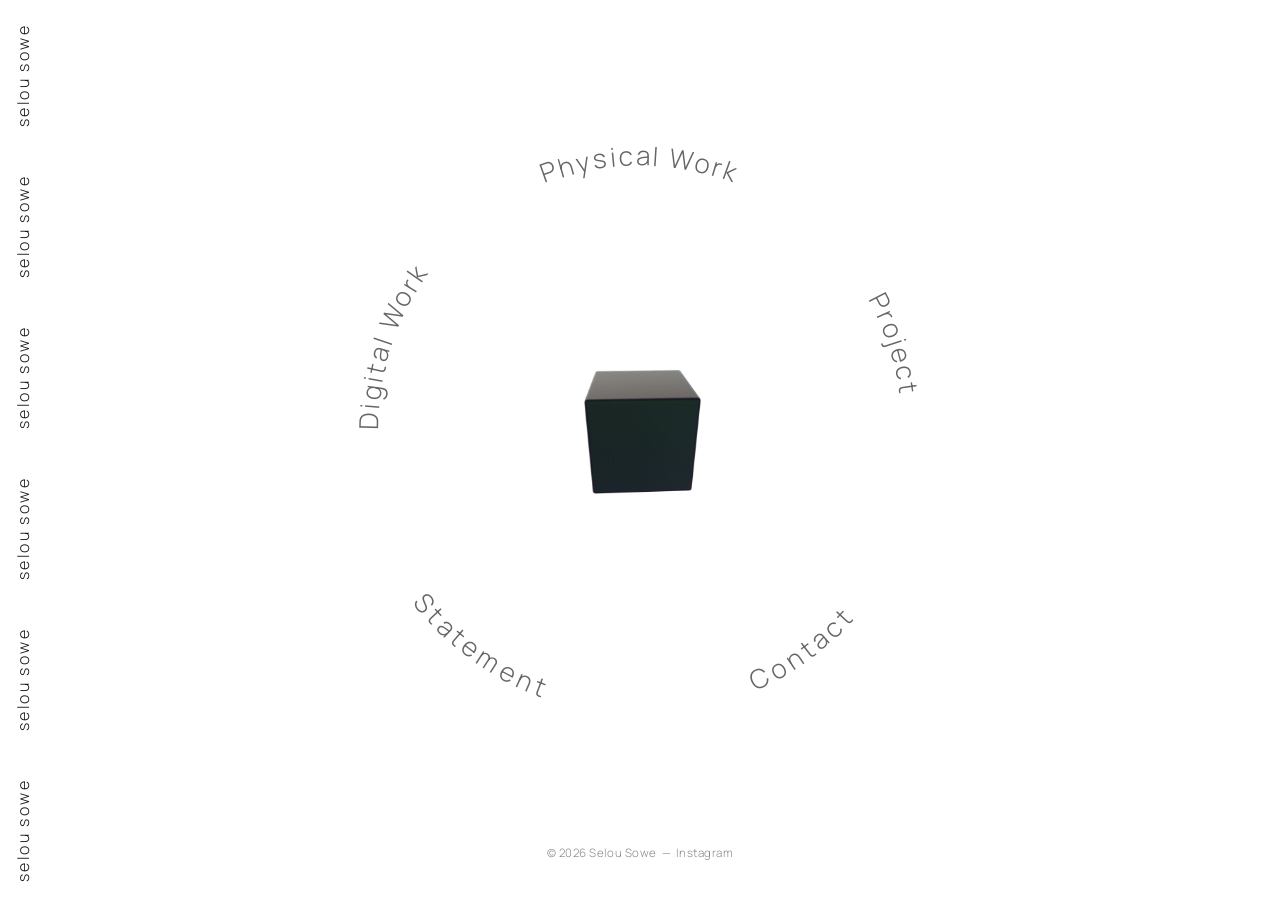
<file: index.html>
<!DOCTYPE html>
<html lang="en">
<head>
  <meta charset="UTF-8">
  <meta name="viewport" content="width=device-width, initial-scale=1.0">
  <title>Selou Sowe &lt;3333</title>
  <meta name="description" content="Selou Sowe, sculptor and video artist.">
  <link rel="canonical" href="https://selousowe.com/">

  <!-- Open Graph -->
  <meta property="og:type" content="website">
  <meta property="og:url" content="https://selousowe.com/">
  <meta property="og:site_name" content="Selou Sowe">
  <meta property="og:title" content="Selou Sowe — Artist">
  <meta property="og:description" content="Selou Sowe, sculptor and video artist.">
  <meta property="og:image" content="https://selousowe.com/TMTDH%201.jpg">
  <meta property="og:locale" content="en_GB">

  <!-- Twitter Card -->
  <meta name="twitter:card" content="summary_large_image">
  <meta name="twitter:title" content="Selou Sowe — Artist">
  <meta name="twitter:description" content="Selou Sowe, sculptor and video artist.">
  <meta name="twitter:image" content="https://selousowe.com/TMTDH%201.jpg">

  <!-- Fonts -->
  <link rel="preconnect" href="https://fonts.googleapis.com">
  <link rel="preconnect" href="https://fonts.gstatic.com" crossorigin>
  <link rel="stylesheet" href="https://fonts.googleapis.com/css2?family=Manrope:wght@200;300;400&display=swap">

  <link rel="stylesheet" href="stylesEM.css">

  <!-- Structured data -->
  <script type="application/ld+json">
  {
    "@context": "https://schema.org",
    "@type": "Person",
    "name": "Selou Sowe",
    "url": "https://selousowe.com",
    "sameAs": ["https://www.instagram.com/selou_sowe/"],
    "jobTitle": "Artist",
    "description": "Selou Sowe is a sculptor and video artist whose work explores the overlap of synthetic and organic structures, examining themes of power, control, white supremacy, patriarchy, and the relationship between humans and nature.",
    "email": "mailto:selou.m.sowe@gmail.com",
    "knowsAbout": ["Sculpture", "Video Art", "Installation Art", "Contemporary Art", "Epoxy Resin Sculpture"]
  }
  </script>
</head>
<body class="index-page">

  <!-- Vertical stream — scrolls upward, seamless loop -->
  <div class="title-stream" aria-hidden="true">
    <div class="title-scroll">
      <span class="index-title">Selou Sowe</span>
      <span class="index-title">Selou Sowe</span>
      <span class="index-title">Selou Sowe</span>
      <span class="index-title">Selou Sowe</span>
      <span class="index-title">Selou Sowe</span>
      <span class="index-title">Selou Sowe</span>
      <span class="index-title">Selou Sowe</span>
      <span class="index-title">Selou Sowe</span>
      <span class="index-title">Selou Sowe</span>
      <span class="index-title">Selou Sowe</span>
      <!-- duplicate set for seamless loop -->
      <span class="index-title">Selou Sowe</span>
      <span class="index-title">Selou Sowe</span>
      <span class="index-title">Selou Sowe</span>
      <span class="index-title">Selou Sowe</span>
      <span class="index-title">Selou Sowe</span>
      <span class="index-title">Selou Sowe</span>
      <span class="index-title">Selou Sowe</span>
      <span class="index-title">Selou Sowe</span>
      <span class="index-title">Selou Sowe</span>
      <span class="index-title">Selou Sowe</span>
    </div>
  </div>
  <h1 class="sr-only">Selou Sowe</h1>

  <header class="index-header">
    <div class="index-orbit">

      <svg class="orbit-svg" viewBox="0 0 520 520" xmlns="http://www.w3.org/2000/svg" aria-label="Navigation">
        <defs>
          <path id="arc-top" d="M 60 260 A 200 200 0 0 1 460 260"/>
          <path id="arc-bot" d="M 60 260 A 200 200 0 0 0 460 260"/>
        </defs>

        <!-- Top arc — Digital Work 10% · Physical Work 50% · Project 90% -->
        <a href="digitalwork.html">
          <text><textPath href="#arc-top" startOffset="10%" text-anchor="middle">Digital Work</textPath></text>
        </a>
        <a href="physicalwork.html">
          <text><textPath href="#arc-top" startOffset="50%" text-anchor="middle">Physical Work</textPath></text>
        </a>
        <a href="project.html">
          <text><textPath href="#arc-top" startOffset="90%" text-anchor="middle">Project</textPath></text>
        </a>

        <!-- Bottom arc — Statement 30% · Contact 70% -->
        <a href="statement.html">
          <text dy="1em"><textPath href="#arc-bot" startOffset="30%" text-anchor="middle">Statement</textPath></text>
        </a>
        <a href="contact.html">
          <text dy="1em"><textPath href="#arc-bot" startOffset="70%" text-anchor="middle">Contact</textPath></text>
        </a>
      </svg>

      <img class="index-gif" src="Wurfel.gif" alt="Würfel — Selou Sowe" fetchpriority="high" decoding="async">
    </div>
  </header>

  <footer class="index-footer">
    <p>&copy; <span id="year"></span> Selou Sowe &nbsp;&mdash;&nbsp; <a href="https://www.instagram.com/selou_sowe/" target="_blank" rel="noopener">Instagram</a></p>
    <script>document.getElementById('year').textContent = new Date().getFullYear();</script>
  </footer>

</body>
</html>
</file>
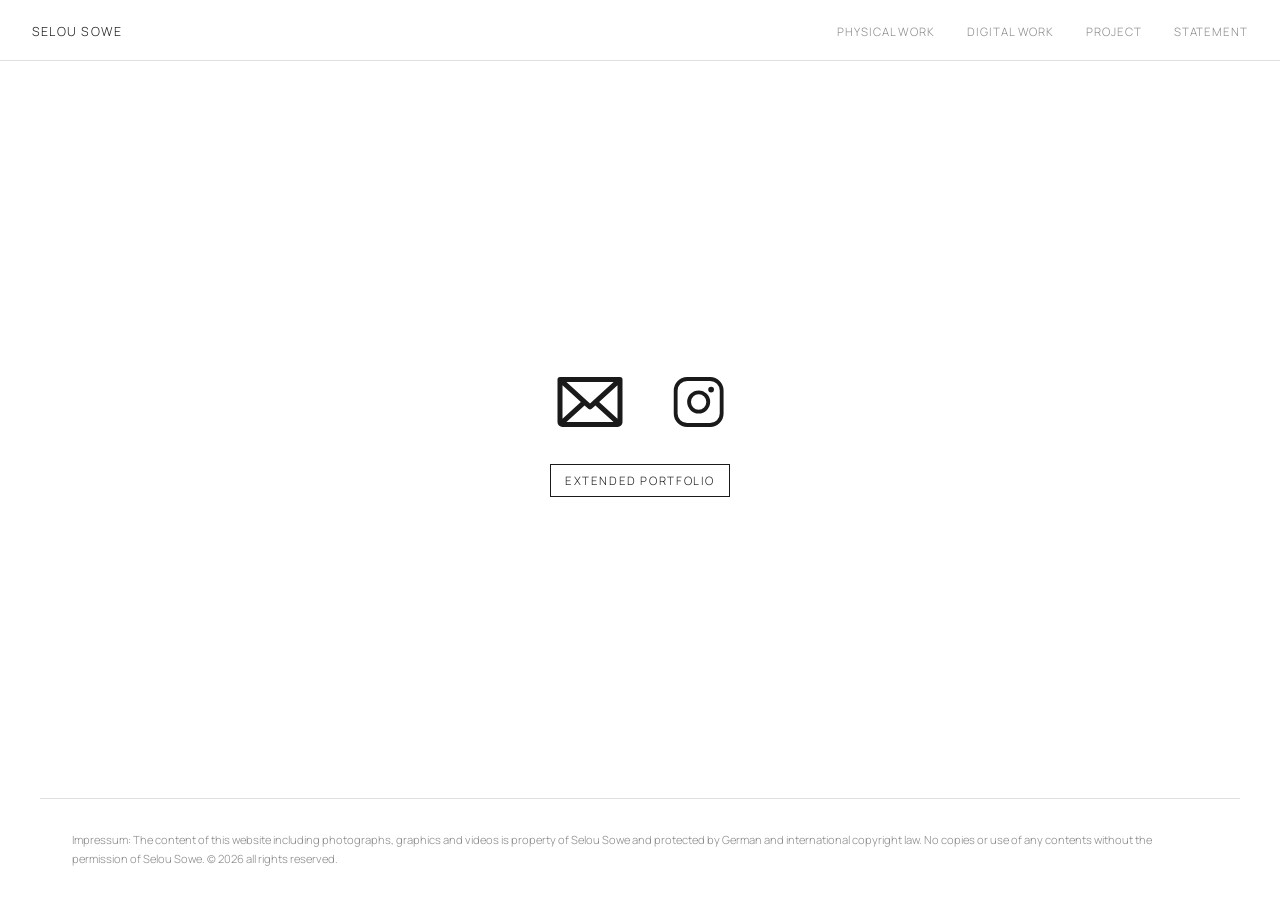
<file: contact.html>
<!DOCTYPE html>
<html lang="en">
<head>
  <meta charset="UTF-8">
  <meta name="viewport" content="width=device-width, initial-scale=1.0">
  <title>Contact — Selou Sowe</title>
  <meta name="description" content="Contact Selou Sowe, sculptor and video artist. Email to selou.m.sowe@gmail.com view the extended portfolio or follow on Instagram.">
  <link rel="canonical" href="https://selousowe.com/contact.html">

  <!-- Open Graph -->
  <meta property="og:type" content="website">
  <meta property="og:url" content="https://selousowe.com/contact.html">
  <meta property="og:site_name" content="Selou Sowe">
  <meta property="og:title" content="Contact — Selou Sowe">
  <meta property="og:description" content="Contact Selou Sowe, sculptor and video artist. Reach out by email, view the extended portfolio or follow on Instagram.">

  <!-- Twitter Card -->
  <meta name="twitter:card" content="summary">
  <meta name="twitter:title" content="Contact — Selou Sowe">
  <meta name="twitter:description" content="Contact Selou Sowe, sculptor and video artist. Reach out by email, view the extended portfolio or follow on Instagram.">

  <!-- Fonts -->
  <link rel="preconnect" href="https://fonts.googleapis.com">
  <link rel="preconnect" href="https://fonts.gstatic.com" crossorigin>
  <link rel="stylesheet" href="https://fonts.googleapis.com/css2?family=Manrope:wght@200;300;400&display=swap">

  <link rel="stylesheet" href="stylesEM.css">

  <!-- Structured data -->
  <script type="application/ld+json">
  {
    "@context": "https://schema.org",
    "@type": "ContactPage",
    "name": "Contact Selou Sowe",
    "url": "https://selousowe.com/contact.html",
    "about": {
      "@type": "Person",
      "name": "Selou Sowe",
      "email": "mailto:selou.m.sowe@gmail.com",
      "url": "https://selousowe.com",
      "sameAs": ["https://www.instagram.com/selou_sowe/"]
    }
  }
  </script>
</head>
<body class="contact-page">

  <nav class="site-nav">
    <a class="home-link" href="index.html">Selou Sowe</a>
    <ul>
      <li><a href="physicalwork.html">Physical Work</a></li>
      <li><a href="digitalwork.html">Digital Work</a></li>
      <li><a href="project.html">Project</a></li>
      <li><a href="statement.html">Statement</a></li>
    </ul>
  </nav>

  <main class="contact-content">
    <div class="contact-items">
      <div class="contact-icons">
        <a href="mailto:selou.m.sowe@gmail.com" class="contact-icon-link" aria-label="Email">
          <svg xmlns="http://www.w3.org/2000/svg" viewBox="0 0 256 256" fill="currentColor" aria-hidden="true">
            <path d="M224,48H32a8,8,0,0,0-8,8V192a16,16,0,0,0,16,16H216a16,16,0,0,0,16-16V56A8,8,0,0,0,224,48Zm-96,85.15L52.57,64H203.43ZM98.71,128,40,181.81V74.19Zm11.84,10.85,12,11.05a8,8,0,0,0,10.82,0l12-11.05,58,53.15H52.57ZM157.29,128,216,74.18V181.82Z"/>
          </svg>
        </a>
        <a href="https://www.instagram.com/selou_sowe/" target="_blank" rel="noopener" class="contact-icon-link" aria-label="Instagram">
          <svg xmlns="http://www.w3.org/2000/svg" viewBox="0 -39 256 334" fill="currentColor" aria-hidden="true">
            <path d="M128,80a48,48,0,1,0,48,48A48.05,48.05,0,0,0,128,80Zm0,80a32,32,0,1,1,32-32A32,32,0,0,1,128,160ZM176,24H80A56.06,56.06,0,0,0,24,80v96a56.06,56.06,0,0,0,56,56h96a56.06,56.06,0,0,0,56-56V80A56.06,56.06,0,0,0,176,24Zm40,152a40,40,0,0,1-40,40H80a40,40,0,0,1-40-40V80A40,40,0,0,1,80,40h96a40,40,0,0,1,40,40ZM192,76a12,12,0,1,1-12-12A12,12,0,0,1,192,76Z"/>
          </svg>
        </a>
      </div>
      <a href="https://drive.google.com/file/d/17xUh8ZbbGUZGUdMIihPU90HfhSX50xqT/view?usp=sharing" target="_blank" rel="noopener" class="portfolio-btn">Extended Portfolio</a>
    </div>
  </main>

  <footer class="page-footer">
    <p>Impressum: The content of this website including photographs, graphics and videos is property of Selou Sowe and protected by German and international copyright law. No copies or use of any contents without the permission of Selou Sowe. &copy; 2026 all rights reserved.</p>
  </footer>

</body>
</html>
</file>
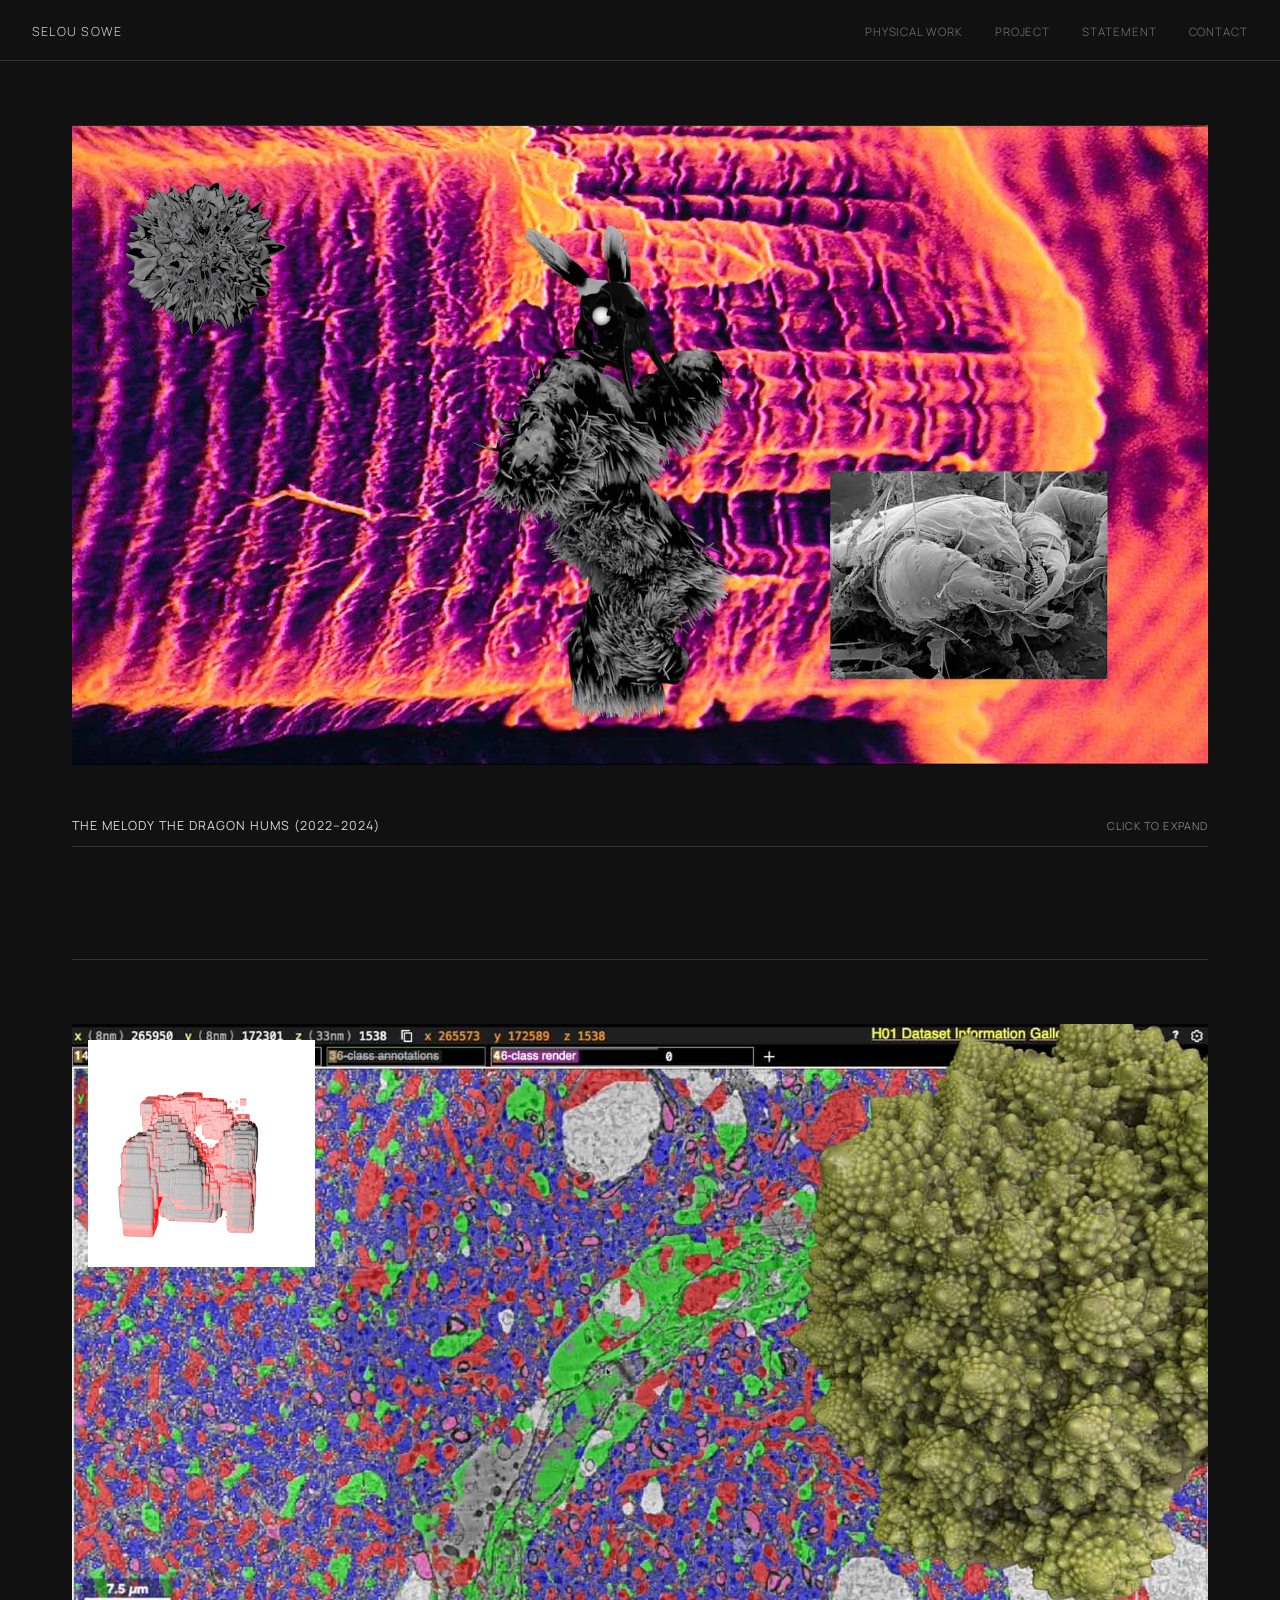
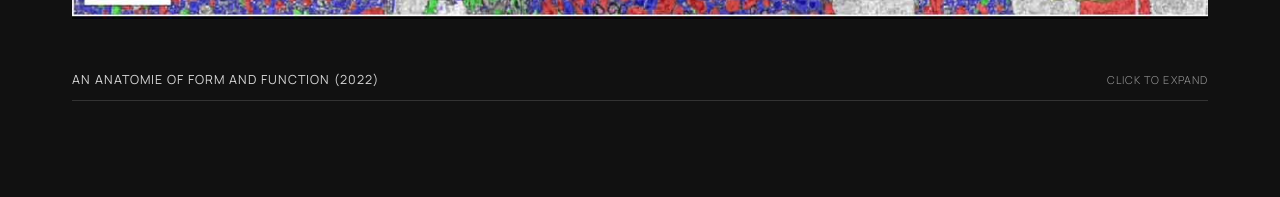
<file: digitalwork.html>
<!DOCTYPE html>
<html lang="en">
<head>
  <meta charset="UTF-8">
  <meta name="viewport" content="width=device-width, initial-scale=1.0">
  <title>Digital Work — Selou Sowe</title>
  <meta name="description" content="Digital video art by Selou Sowe.">
  <link rel="canonical" href="https://selousowe.com/digitalwork.html">

  <!-- Open Graph -->
  <meta property="og:type" content="website">
  <meta property="og:url" content="https://selousowe.com/digitalwork.html">
  <meta property="og:site_name" content="Selou Sowe">
  <meta property="og:title" content="Digital video art by Selou Sowe.">
  <meta property="og:description" content="Digital video art by Selou Sowe.">
  <meta property="og:image" content="https://selousowe.com/dance.jpg">

  <!-- Twitter Card -->
  <meta name="twitter:card" content="summary_large_image">
  <meta name="twitter:title" content="Digital video art by Selou Sowe.">
  <meta name="twitter:description" content="Digital video art by Selou Sowe.">
  <meta name="twitter:image" content="https://selousowe.com/dance.jpg">

  <!-- Fonts -->
  <link rel="preconnect" href="https://fonts.googleapis.com">
  <link rel="preconnect" href="https://fonts.gstatic.com" crossorigin>
  <link rel="stylesheet" href="https://fonts.googleapis.com/css2?family=Manrope:wght@200;300;400&display=swap">

  <link rel="stylesheet" href="stylesEM.css">

  <!-- Structured data -->
  <script type="application/ld+json">
  {
    "@context": "https://schema.org",
    "@graph": [
      {
        "@type": "VideoObject",
        "name": "The Melody the Dragon Hums",
        "description": "18:19 min video work by Selou Sowe. Found footage, self-made 3D animations, AI-generated images. Displayed on 4 × 55″ screens (222 cm × 260 cm). Explores white supremacist ideology, power, and the complexity of nature.",
        "author": {"@type": "Person", "name": "Selou Sowe", "url": "https://selousowe.com"},
        "dateCreated": "2022",
        "datePublished": "2024",
        "url": "https://www.youtube.com/watch?v=XO3ANBqqZ2Q",
        "embedUrl": "https://www.youtube.com/embed/XO3ANBqqZ2Q",
        "thumbnailUrl": "https://selousowe.com/dance.jpg"
      },
      {
        "@type": "VideoObject",
        "name": "An Anatomie of Form and Function",
        "description": "18 min essay film by Selou Sowe. Found footage and self-made 3D animations exploring similarities between man-made systems and natural structures, and the question of whether decentralised technologies could dismantle hardened power structures.",
        "author": {"@type": "Person", "name": "Selou Sowe", "url": "https://selousowe.com"},
        "dateCreated": "2022",
        "url": "https://www.youtube.com/watch?v=QeRvMIOtBOA",
        "embedUrl": "https://www.youtube.com/embed/QeRvMIOtBOA",
        "thumbnailUrl": "https://selousowe.com/roman.jpg"
      }
    ]
  }
  </script>
</head>
<body class="digital-page">

  <nav class="site-nav">
    <a class="home-link" href="index.html">Selou Sowe</a>
    <ul>
      <li><a href="physicalwork.html">Physical Work</a></li>
      <li><a href="project.html">Project</a></li>
      <li><a href="statement.html">Statement</a></li>
      <li><a href="contact.html">Contact</a></li>
    </ul>
  </nav>

  <main class="page-content">

    <!-- The Melody the Dragon Hums -->
    <section class="work-section">
      <div class="work-cover" role="button" tabindex="0" aria-expanded="false">
        <figure class="work-cover-figure">
          <div class="gif-overlay-wrap">
            <img src="dance.jpg" alt="The Melody the Dragon Hums — video still, Selou Sowe" fetchpriority="high" decoding="async">
            <img class="gif-float" src="speaker.gif" alt="Speaker animation" decoding="async">
          </div>
        </figure>
        <div class="work-cover-bar">
          <span class="work-cover-title">The Melody the Dragon Hums (2022–2024)</span>
          <span class="work-expand-label">click to expand</span>
        </div>
      </div>

      <div class="work-body">
        <div class="work-body-inner">
          <p class="work-caption">
            18:19 min. &mdash; 4 &times; 55&Prime; screens, 222 cm &times; 260 cm &mdash; found footage, self-made 3D animations, AI-generated images<br>
            <a href="physicalwork.html#tmdh">Part of an installation</a>
          </p>
          <p class="work-text">The title references the worn-out fairy tale of the shining knight who slays the evil dragon to achieve glory and honor: the triumph of good and beauty over evil and ugliness. It also evokes the imagery of Archangel Michael casting the dragon out of heaven.

            White supremacist ideology often relies on misinterpretations of the Bible: the creation of the white man in God's image and the mandate to subdue the earth.

            In contrast, the dragon represents the wretched of the earth, the untamed vastness and force of nature, and the feeling of being small and impotent that arises when faced with her might.

            From this sense of impotence arises the desire for superiority and the will to dominate everything that embodies the dragon. To subjugate the infinitely complex nature of life, the subjugator must reduce its complexity and diminish its vitality.

            As the knight charges at the dragon, lance aimed at her chest, the dragon, ancient beyond measure, hums an age-old melody. She knows full well that the frightened little man in his shiny armor is just a tiny part of herself, part of the eternal cycle of fragmentation, assembly, and emergence.</p>
          <div class="video-wrap">
            <iframe id="video-iframe" src="https://www.youtube.com/embed/XO3ANBqqZ2Q?si=VYG37ZPhj9Fd0bLq" title="The Melody the Dragon Hums" allow="accelerometer; autoplay; clipboard-write; encrypted-media; gyroscope; picture-in-picture" allowfullscreen loading="lazy"></iframe>
          </div>
          <div class="work-image">
            <img src="dragon.png" alt="The Melody the Dragon Hums — still, Selou Sowe" loading="lazy" decoding="async">
          </div>
          <button class="work-close-btn" aria-label="Close section">click to close</button>
        </div>
      </div>
    </section>

    <!-- An Anatomie of Form and Function -->
    <section class="work-section">
      <div class="work-cover" role="button" tabindex="0" aria-expanded="false">
        <figure class="work-cover-figure">
          <div class="gif-overlay-wrap">
            <img src="roman.jpg" alt="An Anatomie of Form and Function — video still, Selou Sowe" loading="lazy" decoding="async">
            <img class="gif-float" src="evalo.gif" alt="Evalo animation" loading="lazy" decoding="async">
          </div>
        </figure>
        <div class="work-cover-bar">
          <span class="work-cover-title">An Anatomie of Form and Function (2022)</span>
          <span class="work-expand-label">click to expand</span>
        </div>
      </div>

      <div class="work-body">
        <div class="work-body-inner">
          <p class="work-caption">18 min. &mdash; found footage and self-made 3D animations</p>
          <p class="work-text">With a view on global connections and informatic achievements, the essay film points out similarities of man-made systems and natural structures, that become more evident with the advance of global connectivity. In found footage images combined with self-made 3D animations, an artificial voice-over raises a question: would the demise of hardened centralised power structures through modern technologies mean our salvation?</p>
          <div class="video-wrap">
            <iframe src="https://www.youtube.com/embed/QeRvMIOtBOA" title="An Anatomie of Form and Function" allow="accelerometer; autoplay; clipboard-write; encrypted-media; gyroscope; picture-in-picture" allowfullscreen loading="lazy"></iframe>
          </div>
          <div class="work-image">
            <img src="bc.jpg" alt="An Anatomie of Form and Function — still, Selou Sowe" loading="lazy" decoding="async">
          </div>
          <button class="work-close-btn" aria-label="Close section">click to close</button>
        </div>
      </div>
    </section>

  </main>

  <script>
    const isTouch = window.matchMedia('(hover: none) and (pointer: coarse)').matches;
    const expandLabel = isTouch ? 'tap to expand' : 'click to expand';
    const closeLabel  = isTouch ? 'tap to close'  : 'click to close';

    document.querySelectorAll('.work-cover').forEach(cover => {
      const label = cover.querySelector('.work-expand-label');
      if (label) label.textContent = expandLabel;

      cover.addEventListener('click', () => {
        const section = cover.closest('.work-section');
        const isOpen = section.classList.toggle('is-open');
        cover.setAttribute('aria-expanded', isOpen);
        if (label) label.textContent = isOpen ? closeLabel : expandLabel;
      });
      cover.addEventListener('keydown', e => {
        if (e.key === 'Enter' || e.key === ' ') { e.preventDefault(); cover.click(); }
      });
    });

    document.querySelectorAll('.work-close-btn').forEach(btn => {
      btn.textContent = closeLabel;
      btn.addEventListener('click', () => {
        const section = btn.closest('.work-section');
        const nextSection = section.nextElementSibling;
        const bodyInner = section.querySelector('.work-body-inner');
        const collapseHeight = bodyInner ? bodyInner.scrollHeight : 0;
        const navH = document.querySelector('.site-nav')?.offsetHeight || 0;
        const targetY = nextSection
          ? nextSection.getBoundingClientRect().top + window.scrollY - collapseHeight - navH
          : null;
        const cover = section.querySelector('.work-cover');
        if (cover) cover.click();
        if (targetY !== null) window.scrollTo({ top: targetY, behavior: 'smooth' });
      });
    });
  </script>

</body>
</html>
</file>
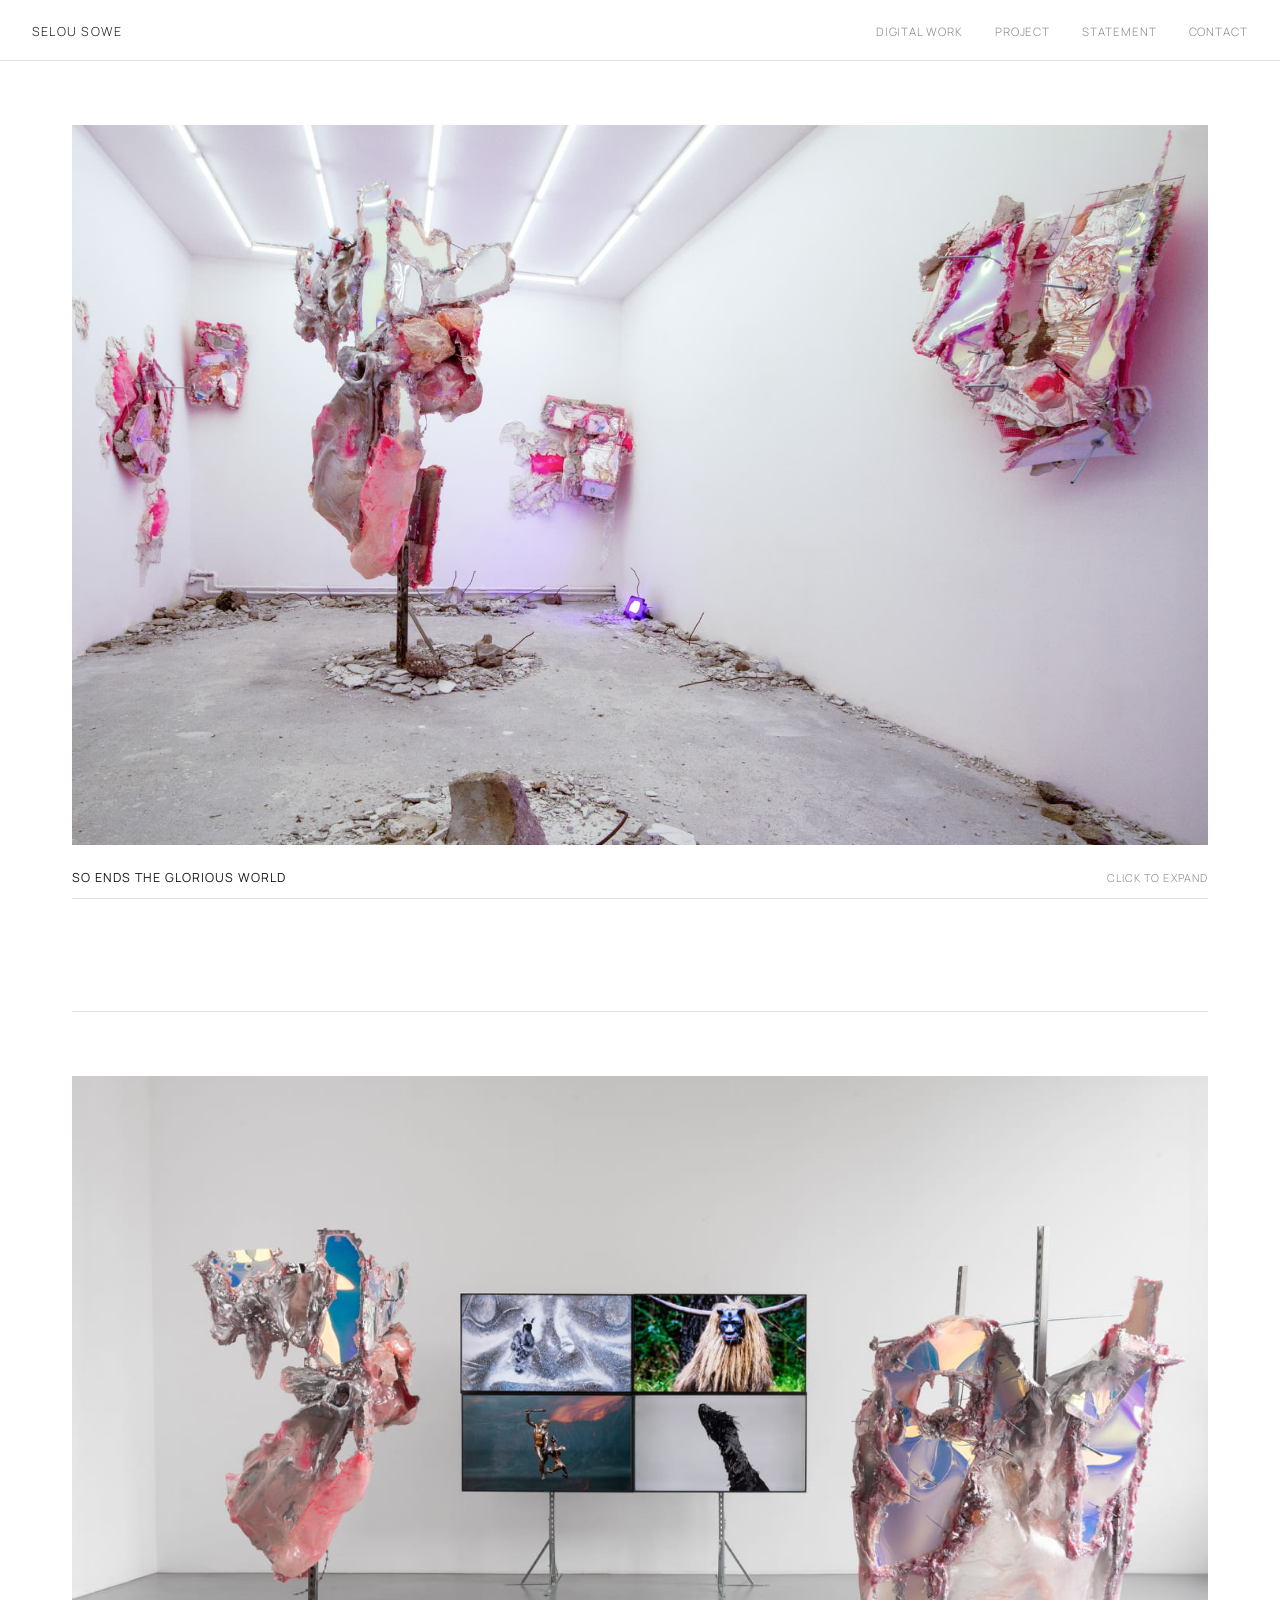
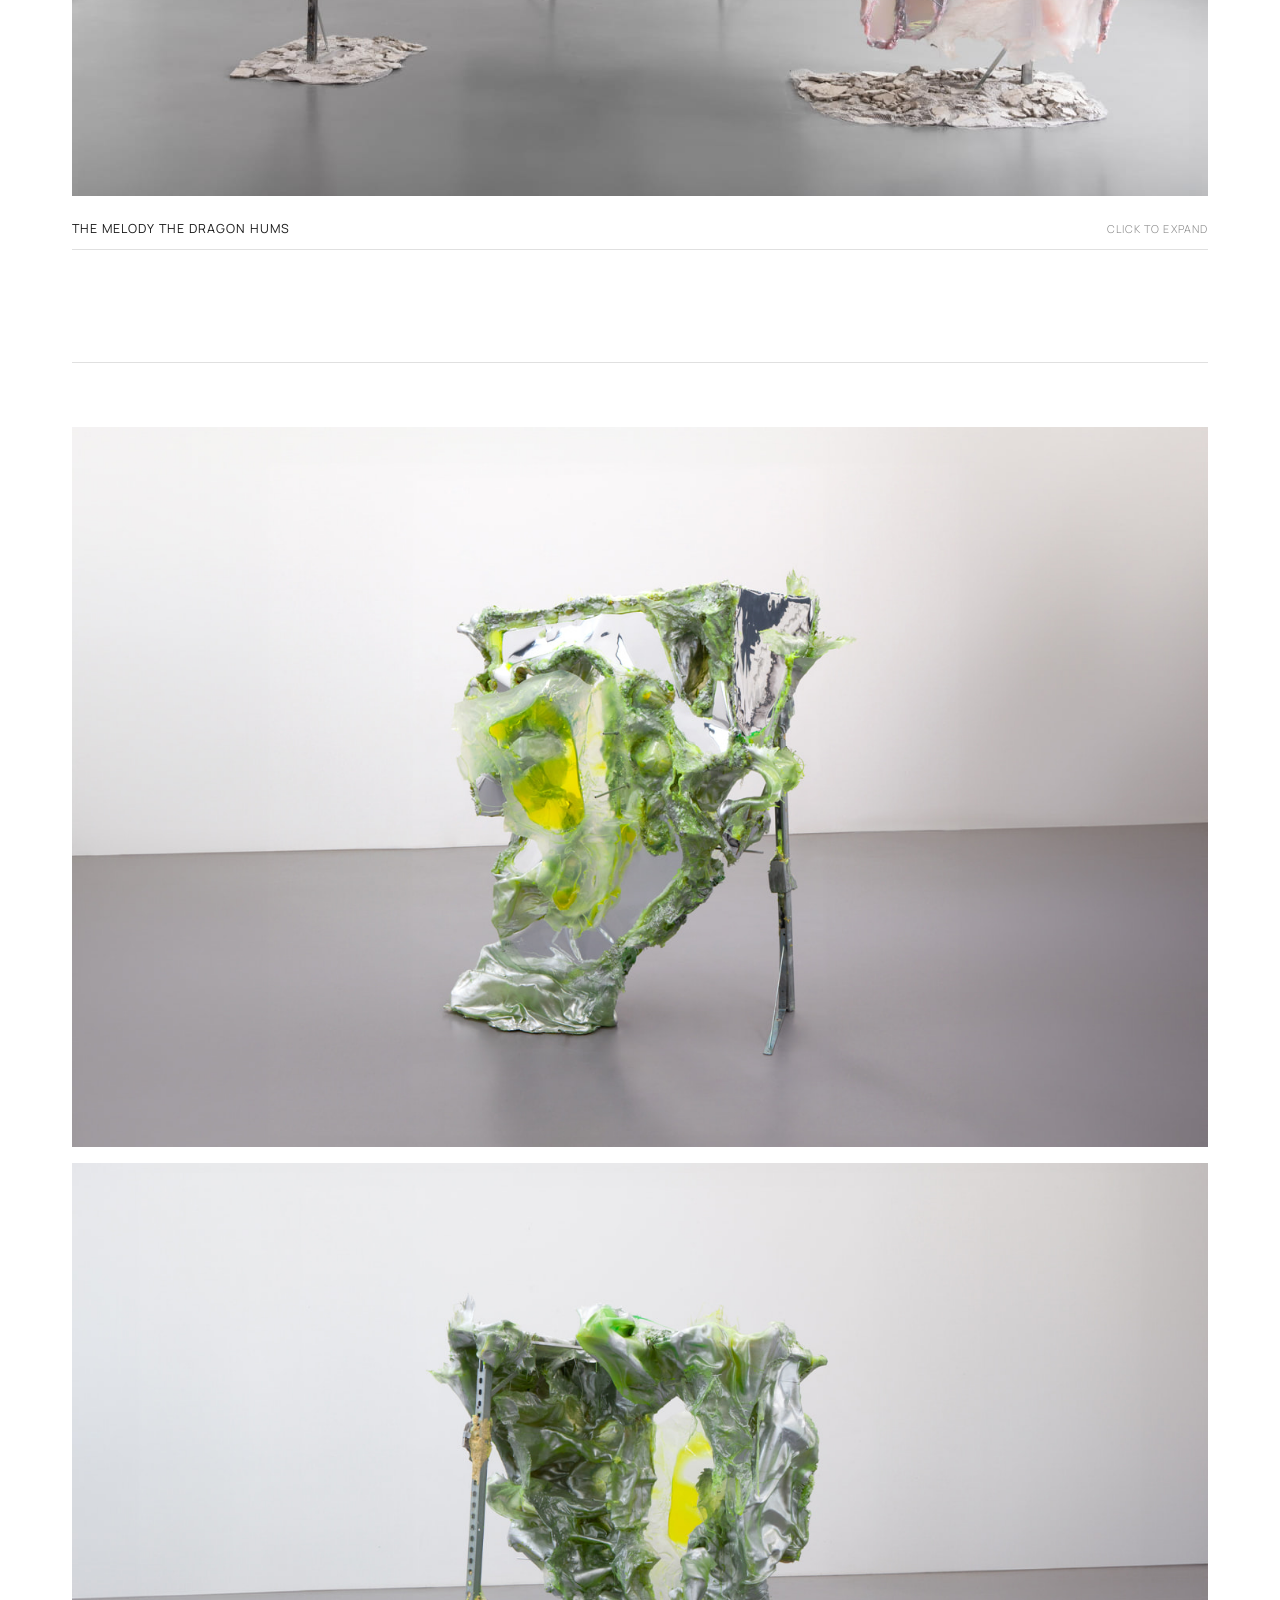
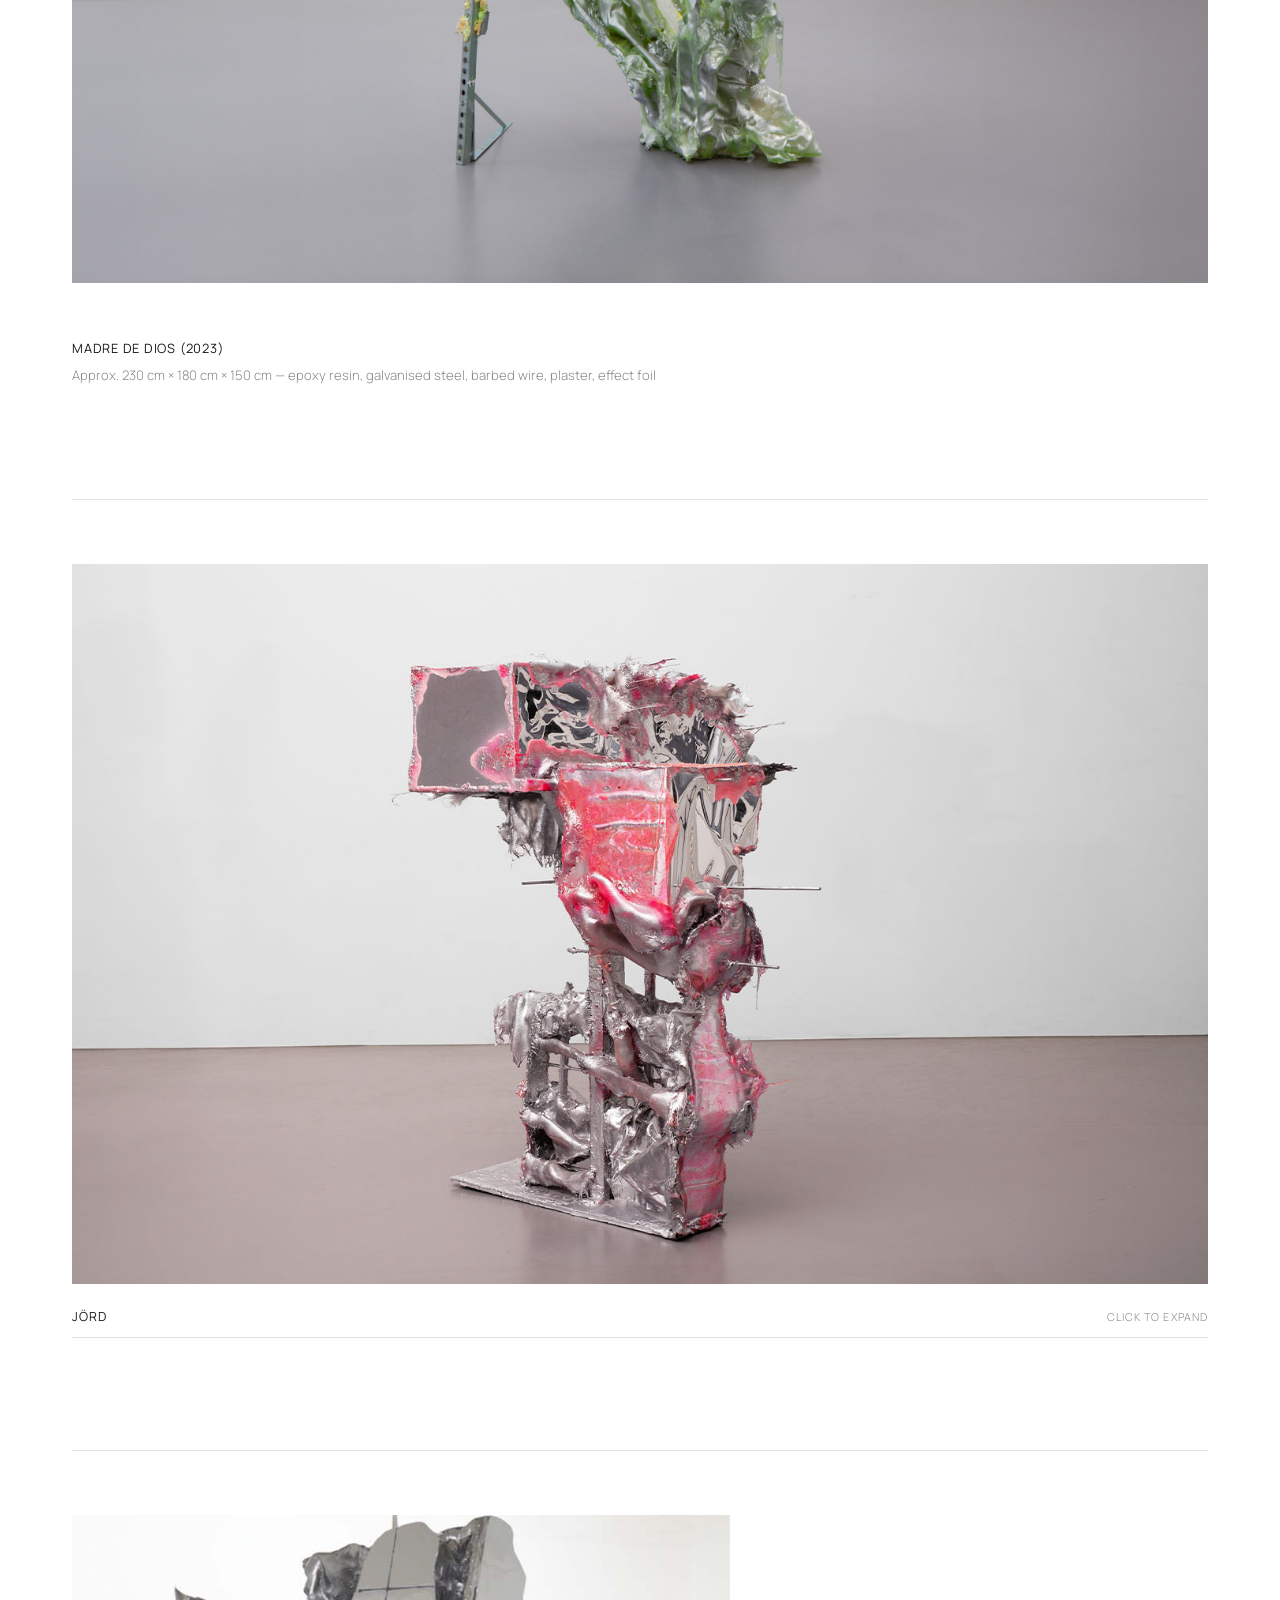
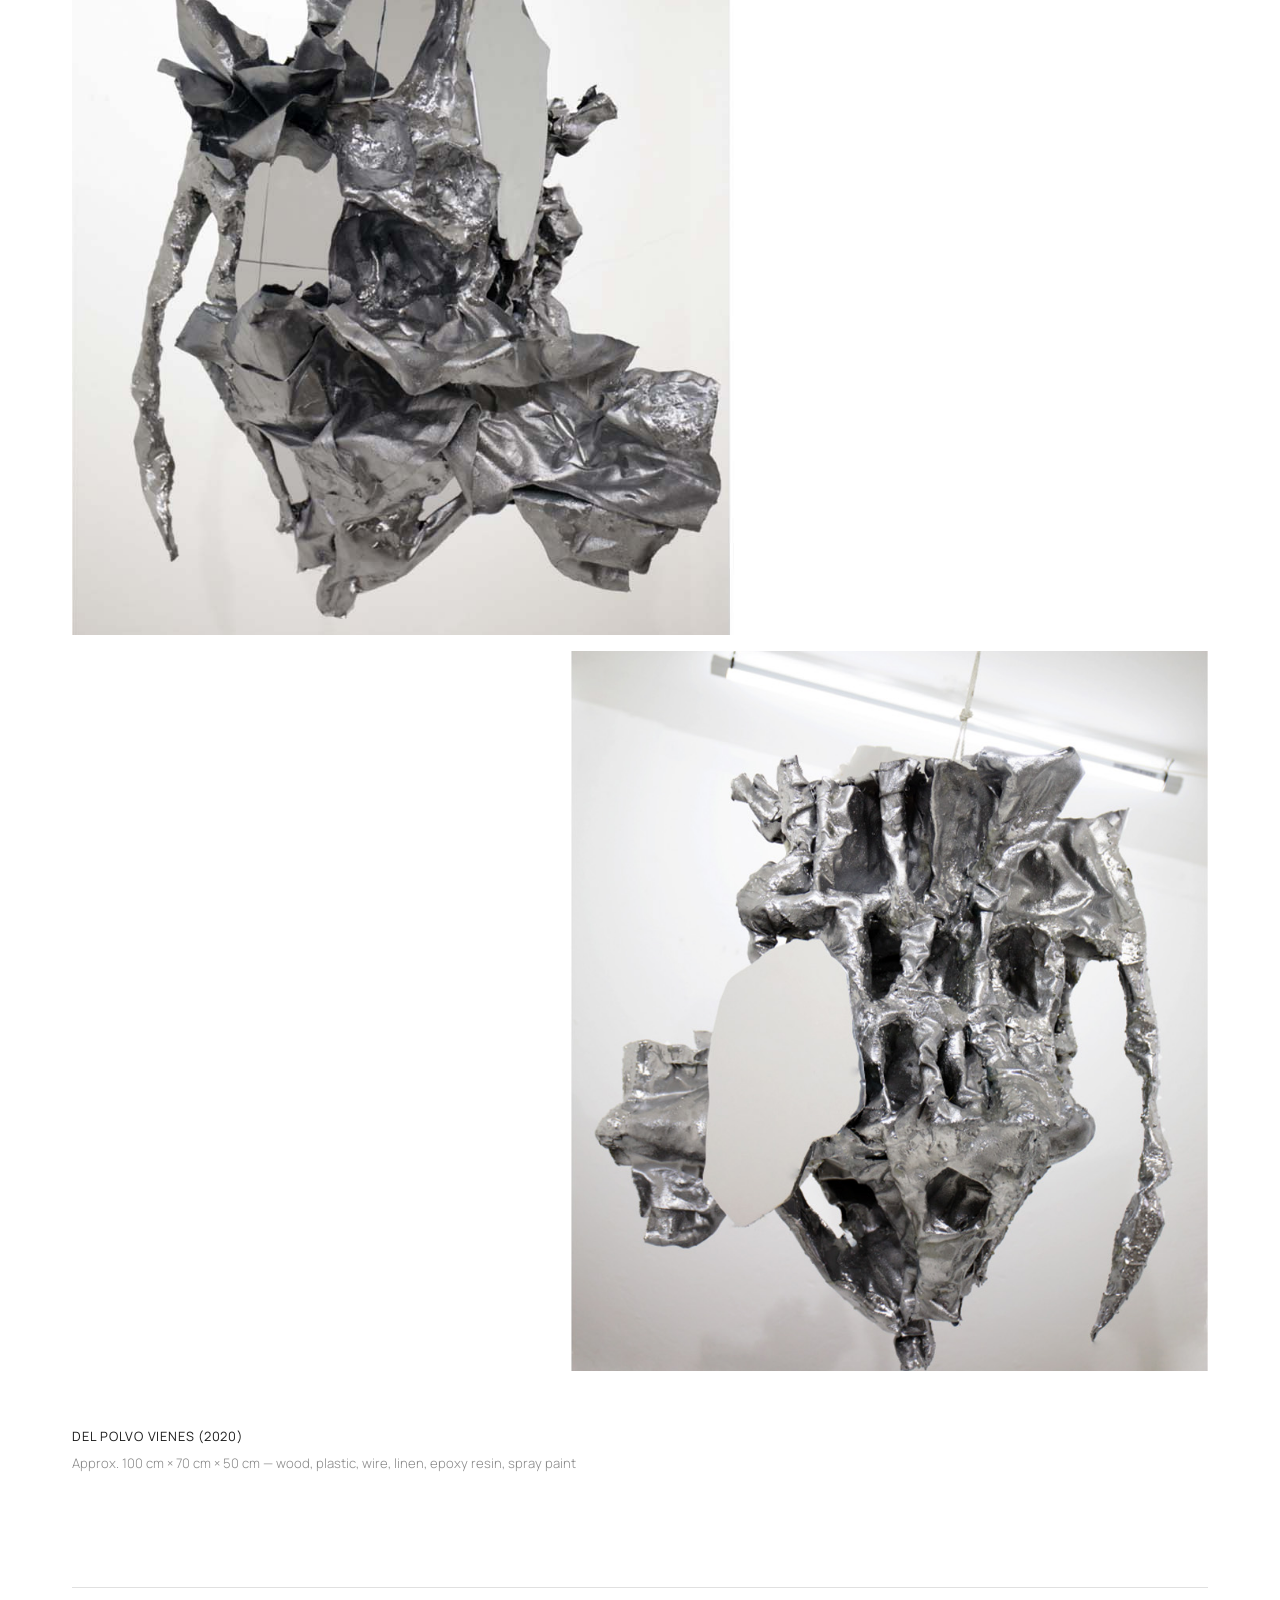
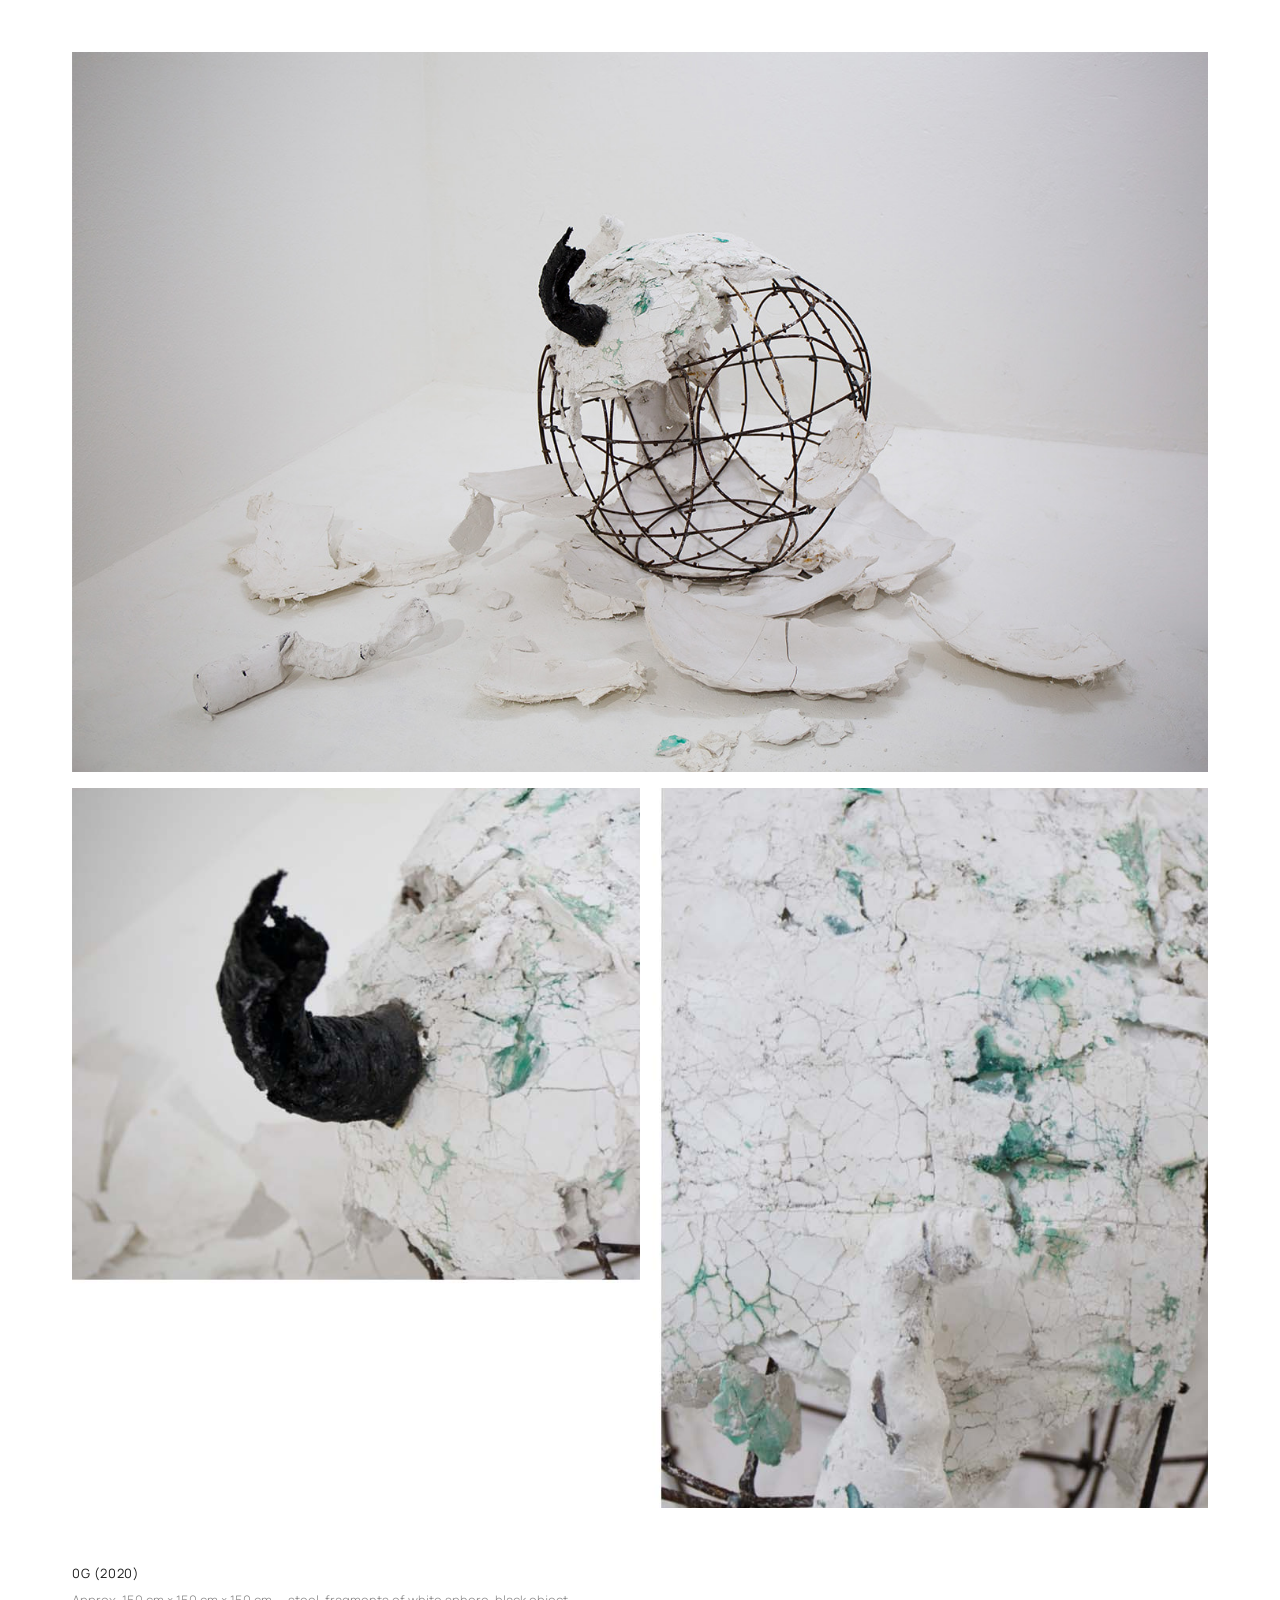
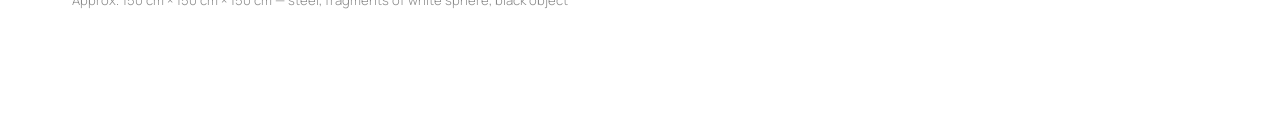
<file: physicalwork.html>
<!DOCTYPE html>
<html lang="en">
<head>
  <meta charset="UTF-8">
  <meta name="viewport" content="width=device-width, initial-scale=1.0">
  <title>Physical Work — Selou Sowe</title>
  <meta name="description" content="Physical sculptures by Selou Sowe. Works include So Ends The Glorious World (solo show 2025), Madre de Dios (2023), Jörd (2021), Del Polvo Vienes (2020).">
  <link rel="canonical" href="https://selousowe.com/physicalwork.html">

  <!-- Open Graph -->
  <meta property="og:type" content="website">
  <meta property="og:url" content="https://selousowe.com/physicalwork.html">
  <meta property="og:site_name" content="Selou Sowe">
  <meta property="og:title" content="Physical Work — Selou Sowe">
  <meta property="og:description" content="Physical sculptures by Selou Sowe. Works include So Ends The Glorious World (solo show 2025), Madre de Dios (2023), Jörd (2021), Del Polvo Vienes (2020).">

  <meta property="og:image" content="https://selousowe.com/TMTDH%201.jpg">

  <!-- Twitter Card -->
  <meta name="twitter:card" content="summary_large_image">
  <meta name="twitter:title" content="Physical Work — Selou Sowe">
  <meta name="twitter:description" content="Physical sculptures by Selou Sowe. Works include So Ends The Glorious World (solo show 2025), Madre de Dios (2023), Jörd (2021), Del Polvo Vienes (2020).">
  <meta name="twitter:image" content="https://selousowe.com/TMTDH%201.jpg">

  <!-- Fonts -->
  <link rel="preconnect" href="https://fonts.googleapis.com">
  <link rel="preconnect" href="https://fonts.gstatic.com" crossorigin>
  <link rel="stylesheet" href="https://fonts.googleapis.com/css2?family=Manrope:wght@200;300;400&display=swap">

  <link rel="stylesheet" href="stylesEM.css">

  <!-- Structured data -->
  <script type="application/ld+json">
  {
    "@context": "https://schema.org",
    "@graph": [
      {
        "@type": "VisualArtwork",
        "name": "So Ends The Glorious World",
        "creator": {"@type": "Person", "name": "Selou Sowe", "url": "https://selousowe.com"},
        "dateCreated": "2025",
        "artform": "Sculpture Installation",
        "artMedium": "Epoxy resin, concrete, plaster, foam, spray paint, pigments, steel reinforcement mesh, effect foil, threaded rods",
        "description": "Solo show at Number 1 Mainroad, 2025. Installation exploring transience, rock formations, and the tension between organic natural forms and rigid technocratic architecture.",
        "url": "https://selousowe.com/physicalwork.html"
      },
      {
        "@type": "VisualArtwork",
        "name": "Madre de Dios",
        "creator": {"@type": "Person", "name": "Selou Sowe", "url": "https://selousowe.com"},
        "dateCreated": "2023",
        "artform": "Sculpture",
        "artMedium": "Epoxy resin, galvanised steel, barbed wire, plaster, effect foil",
        "size": "approx. 230 cm × 180 cm × 150 cm"
      },
      {
        "@type": "VisualArtwork",
        "name": "Jörd",
        "creator": {"@type": "Person", "name": "Selou Sowe", "url": "https://selousowe.com"},
        "dateCreated": "2021",
        "artform": "Sculpture",
        "artMedium": "Wood, plastic, wire, linen, epoxy resin, spray paint, synthetic foil, fibreglass",
        "size": "approx. 150 cm × 100 cm × 80 cm"
      },
      {
        "@type": "VisualArtwork",
        "name": "Del Polvo Vienes",
        "creator": {"@type": "Person", "name": "Selou Sowe", "url": "https://selousowe.com"},
        "dateCreated": "2020",
        "artform": "Sculpture",
        "artMedium": "Wood, plastic, wire, linen, epoxy resin, spray paint",
        "size": "approx. 100 cm × 70 cm × 50 cm"
      },
      {
        "@type": "VisualArtwork",
        "name": "0G",
        "creator": {"@type": "Person", "name": "Selou Sowe", "url": "https://selousowe.com"},
        "dateCreated": "2020",
        "artform": "Sculpture",
        "artMedium": "Steel, fragments of white sphere, black object",
        "size": "approx. 150 cm × 150 cm × 150 cm"
      }
    ]
  }
  </script>
</head>
<body>

  <nav class="site-nav">
    <a class="home-link" href="index.html">Selou Sowe</a>
    <ul>
      <li><a href="digitalwork.html">Digital Work</a></li>
      <li><a href="project.html">Project</a></li>
      <li><a href="statement.html">Statement</a></li>
      <li><a href="contact.html">Contact</a></li>
    </ul>
  </nav>

  <main class="page-content">

    <!-- So Ends The Glorious World -->
    <section class="work-section">
      <div class="work-cover" role="button" tabindex="0" aria-expanded="false">
        <figure class="work-cover-figure">
          <img src="glorious world 1 .jpg" alt="So Ends The Glorious World — installation view, Number 1 Mainroad" fetchpriority="high" decoding="async">
        </figure>
        <div class="work-cover-bar">
          <span class="work-cover-title">So Ends The Glorious World</span>
          <span class="work-expand-label">click to expand</span>
        </div>
      </div>

      <div class="work-body">
        <div class="work-body-inner">

          <div class="sotgw-slider">
            <p class="slider-label">description below</p>
            <div class="slider-wrapper">
              <div class="slider-viewport">
                <div class="slider-track">

                  <!-- Slide 1: Images 2 + 3 (portrait pair — reference height) -->
                  <div class="slide slide-pair">
                    <figure class="slide-figure">
                      <img src="glorious world 2.jpg" alt="So Ends The Glorious World 04" loading="lazy" decoding="async">
                      <figcaption>
                        <span class="slide-cap-title">So Ends The Glorious World 04, (2025) — 80 &times; 90 &times; 35 cm</span>
                        <span class="slide-cap-materials">Epoxy resin, concrete, plaster, foam, spray paint, pigments, steel reinforcement mesh, effect foil, threaded rods</span>
                      </figcaption>
                    </figure>
                    <figure class="slide-figure">
                      <img src="glorius world 3.jpg" alt="So Ends The Glorious World 01" loading="lazy" decoding="async">
                      <figcaption>
                        <span class="slide-cap-title">So Ends The Glorious World 01, (2025) — 70 &times; 108 &times; 40 cm</span>
                        <span class="slide-cap-materials">Epoxy resin, concrete, plaster, foam, spray paint, pigments, steel reinforcement mesh, effect foil, threaded rods</span>
                      </figcaption>
                    </figure>
                  </div>

                  <!-- Slide 2: Image 4 solo (landscape) -->
                  <div class="slide slide-solo">
                    <figure class="slide-figure">
                      <img src="glorious world 4.jpg" alt="So Ends The Glorious World 05" loading="lazy" decoding="async">
                      <figcaption>
                        <span class="slide-cap-title">So Ends The Glorious World 05, (2025) — 80 &times; 150 &times; 40 cm</span>
                        <span class="slide-cap-materials">Epoxy resin, concrete, plaster, foam, spray paint, pigments, steel reinforcement mesh, effect foil, threaded rods</span>
                      </figcaption>
                    </figure>
                  </div>

                  <!-- Slide 3: Images 5 + 6 -->
                  <div class="slide slide-pair">
                    <figure class="slide-figure">
                      <img src="glorious world 5.jpg" alt="So Ends The Glorious World 03" loading="lazy" decoding="async">
                      <figcaption>
                        <span class="slide-cap-title">So Ends The Glorious World 03, (2025) — 44 &times; 65 &times; 30 cm</span>
                        <span class="slide-cap-materials">Epoxy resin, concrete, plaster, foam, spray paint, pigments, steel reinforcement mesh, effect foil, threaded rods</span>
                      </figcaption>
                    </figure>
                    <figure class="slide-figure">
                      <img src="glorious world 6.jpg" alt="So Ends The Glorious World 04" loading="lazy" decoding="async">
                      <figcaption>
                        <span class="slide-cap-title">So Ends The Glorious World 04, (2025) — 80 &times; 90 &times; 35 cm</span>
                        <span class="slide-cap-materials">Epoxy resin, concrete, plaster, foam, spray paint, pigments, steel reinforcement mesh, effect foil, threaded rods</span>
                      </figcaption>
                    </figure>
                  </div>

                  <!-- Slide 4: Images 7 + 8 -->
                  <div class="slide slide-pair">
                    <figure class="slide-figure">
                      <img src="glorious world 7.jpg" alt="So Ends The Glorious World 04 — installation view" loading="lazy" decoding="async">
                      <figcaption>
                        <span class="slide-cap-title">So Ends The Glorious World 04, (2025) — 80 &times; 90 &times; 35 cm</span>
                        <span class="slide-cap-materials">Epoxy resin, concrete, plaster, foam, spray paint, pigments, steel reinforcement mesh, effect foil, threaded rods</span>
                      </figcaption>
                    </figure>
                    <figure class="slide-figure">
                      <img src="glorious world 8.jpg" alt="So Ends The Glorious World 04 — detail" loading="lazy" decoding="async">
                      <figcaption>
                        <span class="slide-cap-title">So Ends The Glorious World 04, (2025) — 80 &times; 90 &times; 35 cm</span>
                        <span class="slide-cap-materials">Epoxy resin, concrete, plaster, foam, spray paint, pigments, steel reinforcement mesh, effect foil, threaded rods</span>
                      </figcaption>
                    </figure>
                  </div>

                  <!-- Slide 5: Images 9 + 10 -->
                  <div class="slide slide-pair">
                    <figure class="slide-figure">
                      <img src="glorious world 9.jpg" alt="So Ends The Glorious World 04 — close detail" loading="lazy" decoding="async">
                      <figcaption>
                        <span class="slide-cap-title">So Ends The Glorious World 04, (2025) — 80 &times; 90 &times; 35 cm</span>
                        <span class="slide-cap-materials">Epoxy resin, concrete, plaster, foam, spray paint, pigments, steel reinforcement mesh, effect foil, threaded rods</span>
                      </figcaption>
                    </figure>
                    <figure class="slide-figure">
                      <img src="glorious world 10.jpg" alt="So Ends The Glorious World 04 — wider view" loading="lazy" decoding="async">
                      <figcaption>
                        <span class="slide-cap-title">So Ends The Glorious World 04, (2025) — 80 &times; 90 &times; 35 cm</span>
                        <span class="slide-cap-materials">Epoxy resin, concrete, plaster, foam, spray paint, pigments, steel reinforcement mesh, effect foil, threaded rods</span>
                      </figcaption>
                    </figure>
                  </div>

                  <!-- Slide 6: Images 11 + 12 -->
                  <div class="slide slide-pair">
                    <figure class="slide-figure">
                      <img src="glorius world 11.png" alt="So Ends The Glorious World — installation detail" loading="lazy" decoding="async">
                      <figcaption>
                        <span class="slide-cap-title">So Ends The Glorious World, 2025 — Installation detail, Number 1 Mainroad</span>
                      </figcaption>
                    </figure>
                    <figure class="slide-figure">
                      <img src="glorius world 12.png" alt="So Ends The Glorious World — installation detail" loading="lazy" decoding="async">
                      <figcaption>
                        <span class="slide-cap-title">So Ends The Glorious World, 2025 — Installation detail, Number 1 Mainroad</span>
                      </figcaption>
                    </figure>
                  </div>

                  <!-- Slide 7: Image 13 solo (landscape) -->
                  <div class="slide slide-solo">
                    <figure class="slide-figure">
                      <img src="glorious world 13.jpg" alt="So Ends The Glorious World — installation view" loading="lazy" decoding="async">
                      <figcaption>
                        <span class="slide-cap-title">So Ends The Glorious World, 2025 — Installation view, Number 1 Mainroad</span>
                      </figcaption>
                    </figure>
                  </div>

                </div><!-- /.slider-track -->
              </div><!-- /.slider-viewport -->

              <button class="slider-prev" aria-label="Previous slide">&#8592;</button>
              <button class="slider-next" aria-label="Next slide">&#8594;</button>
            </div><!-- /.slider-wrapper -->

            <div class="slider-footer">
              <span class="slider-counter">1 / 7</span>
            </div>
          </div><!-- /.sotgw-slider -->

          <div class="sotgw-description">
            <h2 class="sotgw-title">So Ends The Glorious World</h2>
            <p class="work-caption">Solo show at Number 1 Mainroad, 2025</p>
            <p class="work-text">The title <em>So Ends the Glorious World</em> takes its name from the Latin phrase <em>Sic transit gloria mundi</em>: "thus passes worldly glory," once spoken during papal coronation ceremonies as a reminder of the transitory nature of life and human ambition.</p>
            <p class="work-text">This reflection on impermanence is the basis of Selou Sowe's new installation at Number 1 Main Road. The work draws on the artist's experience of traveling through the vast high deserts of the Andes, where he encountered monumental rock formations shaped by millennia of erosion and the contrasting rigid geometry of urban business towers of the city center of Buenos Aires.</p>
            <p class="work-text">Sowe's installation explores the unpredictable organic complexity of natural systems and the constructed rationality of technocratic architecture.</p>
            <p class="work-text">The contrast between the irregular, time-sculpted surfaces of the stone and the mirrored, rectilinear façades of skyscrapers becomes a metaphor for the attempt of supremacist political structures to separate themselves from nature, and to impose dominance over both the natural world and other human beings. The underlying ideology of these systems is rooted in historical misinterpretations of religious texts and colonial hierarchies. Motivated by primal fears of insignificance, they attempt to transform the experience of impotence into fantasies of control and omnipotence.</p>
            <p class="work-text">Since complex systems are extremely hard to even partially predict and control, these structures must find ways to make such systems less complex so that unexpected consequences from interactions between the constituent parts become less likely and the illusion of mastery can be maintained.</p>
            <p class="work-text">In his essay <em>Dead Zones of the Imagination</em>, anthropologist David Graeber described bureaucracy as "an area of violent simplification," where living realities are flattened into measurable forms. The same logic animates the ideological systems Sowe examines: the will to reduce, to predict, to make life calculable.</p>
            <p class="work-text">According to these criteria, these systems establish an authority over what is deemed beautiful and right, and demonize or stigmatize anyone and anything that does not fit into this schema. Yet, as Sowe's installation suggests, such suppression inevitably fails. From destruction and restriction, new forms of life and meaning emerge. In this cycle of control and collapse, <em>So Ends the Glorious World</em> contemplates not only the decline of these rigid systems but also the possibility of emergence and renewal through the persistence of life's inherent complexity.</p>
          </div>

          <button class="work-close-btn" aria-label="Close section">click to close</button>
        </div>
      </div>
    </section>

    <!-- The Melody the Dragon Hums -->
    <section class="work-section" id="tmdh">
      <div class="work-cover" role="button" tabindex="0" aria-expanded="false">
        <figure class="work-cover-figure">
          <img src="TMTDH 1.jpg" alt="The Melody the Dragon Hums — installation view" loading="lazy" decoding="async">
        </figure>
        <div class="work-cover-bar">
          <span class="work-cover-title">The Melody the Dragon Hums</span>
          <span class="work-expand-label">click to expand</span>
        </div>
      </div>
      <div class="work-body">
        <div class="work-body-inner">

          <div class="sotgw-slider">
            <p class="slider-label">description below</p>
            <div class="slider-wrapper">
              <div class="slider-viewport">
                <div class="slider-track">

                  <div class="slide slide-solo">
                    <figure class="slide-figure">
                      <img src="tmdh2.jpg" alt="The Melody the Dragon Hums — sculpture side view" loading="lazy" decoding="async">
                    </figure>
                  </div>

                  <div class="slide slide-solo">
                    <figure class="slide-figure">
                      <img src="tmdh3.jpg" alt="The Melody the Dragon Hums — sculpture front view" loading="lazy" decoding="async">
                    </figure>
                  </div>

                  <div class="slide slide-fill">
                    <figure class="slide-figure">
                      <img src="bösbub.jpg" alt="The Melody the Dragon Hums — Bösbub" loading="lazy" decoding="async">
                    </figure>
                  </div>

                  <div class="slide slide-fill">
                    <figure class="slide-figure">
                      <img src="ancestor 1.jpg" alt="The Melody the Dragon Hums — Ancestor" loading="lazy" decoding="async">
                    </figure>
                  </div>

                  <div class="slide slide-fill">
                    <figure class="slide-figure">
                      <img src="2.jpg" alt="The Melody the Dragon Hums — detail" loading="lazy" decoding="async">
                    </figure>
                  </div>

                  <div class="slide slide-fill">
                    <figure class="slide-figure">
                      <img src="babymoma.jpg" alt="The Melody the Dragon Hums — Babymoma" loading="lazy" decoding="async">
                    </figure>
                  </div>

                </div><!-- /.slider-track -->
              </div><!-- /.slider-viewport -->

              <button class="slider-prev" aria-label="Previous slide">&#8592;</button>
              <button class="slider-next" aria-label="Next slide">&#8594;</button>
            </div><!-- /.slider-wrapper -->

            <div class="slider-footer">
              <span class="slider-counter">1 / 6</span>
            </div>
          </div><!-- /.sotgw-slider -->

          <div class="sotgw-description">
            <h2 class="sotgw-title">The Melody the Dragon Hums</h2>
            <p class="work-caption">
              Video installation: Found footage, self-made 3D animations, AI-generated images, 18:19 minutes, 4 &times; 55&Prime; screens, 222 cm &times; 260 cm<br>
              Sculptures: left approx. h.210 cm &times; l.180 cm &times; w.90 cm, right approx. h.200 cm &times; l.150 cm &times; w.75 cm — epoxy resin, galvanized steel, barbed wire, concrete, effect foil<br>
              <a href="https://www.youtube.com/watch?v=XO3ANBqqZ2Q" target="_blank" rel="noopener">Watch video ↗</a>
            </p>
            <p class="work-text">The title references the worn-out fairy tale of the shining knight who slays the evil dragon to achieve glory and honor: the triumph of good and beauty over evil and ugliness. It also evokes the imagery of Archangel Michael casting the dragon out of heaven.</p>
            <p class="work-text">White supremacist ideology often relies on misinterpretations of the Bible: the creation of the white man in God's image and the mandate to subdue the earth.</p>
            <p class="work-text">In contrast, the dragon represents the wretched of the earth, the untamed vastness and force of nature, and the feeling of being small and impotent that arises when faced with her might.</p>
            <p class="work-text">From this sense of impotence arises the desire for superiority and the will to dominate everything that embodies the dragon. To subjugate the infinitely complex nature of life, the subjugator must reduce its complexity and diminish its vitality.</p>
            <p class="work-text">As the knight charges at the dragon, lance aimed at her chest, the dragon, ancient beyond measure, hums an age-old melody. She knows full well that the frightened little man in his shiny armor is just a tiny part of herself, part of the eternal cycle of fragmentation, assembly, and emergence.</p>
          </div>
          <button class="work-close-btn" aria-label="Close section">click to close</button>
        </div>
      </div>
    </section>

    <!-- Madre de Dios -->
    <section class="work-section work-section--plain">
      <figure class="work-cover-figure">
        <img src="MDD1.jpg" alt="Madre de Dios — sculpture side view" loading="lazy" decoding="async">
      </figure>
      <figure class="work-figure">
        <img src="MDD2.jpg" alt="Madre de Dios — sculpture front view" loading="lazy" decoding="async">
      </figure>
      <div class="work-text-block">
        <p class="work-section-title">Madre de Dios (2023)</p>
        <p class="work-caption">Approx. 230 cm &times; 180 cm &times; 150 cm — epoxy resin, galvanised steel, barbed wire, plaster, effect foil</p>
      </div>
    </section>

    <!-- Jörd -->
    <section class="work-section">
      <div class="work-cover" role="button" tabindex="0" aria-expanded="false">
        <figure class="work-cover-figure">
          <img src="jord1.jpg" alt="Jörd — sculpture front view" loading="lazy" decoding="async">
        </figure>
        <div class="work-cover-bar">
          <span class="work-cover-title">J&ouml;rd</span>
          <span class="work-expand-label">click to expand</span>
        </div>
      </div>
      <div class="work-body">
        <div class="work-body-inner">

          <div class="sotgw-slider">
            <p class="slider-label">description below</p>
            <div class="slider-wrapper">
              <div class="slider-viewport">
                <div class="slider-track">

                  <div class="slide slide-solo">
                    <figure class="slide-figure">
                      <img src="jord2.jpg" alt="Jörd — sculpture side view" loading="lazy" decoding="async">
                    </figure>
                  </div>

                  <div class="slide slide-solo">
                    <figure class="slide-figure">
                      <img src="jord3.jpg" alt="Jörd — sculpture back view" loading="lazy" decoding="async">
                    </figure>
                  </div>

                </div><!-- /.slider-track -->
              </div><!-- /.slider-viewport -->

              <button class="slider-prev" aria-label="Previous slide">&#8592;</button>
              <button class="slider-next" aria-label="Next slide">&#8594;</button>
            </div><!-- /.slider-wrapper -->

            <div class="slider-footer">
              <span class="slider-counter">1 / 2</span>
            </div>
          </div><!-- /.sotgw-slider -->

          <div class="work-text-block">
            <p class="work-section-title">J&ouml;rd (2021)</p>
            <p class="work-caption">Approx. 150 cm &times; 100 cm &times; 80 cm — wood, plastic, wire, linen, epoxy resin, spray paint, synthetic foil, fibreglass</p>
          </div>
          <button class="work-close-btn" aria-label="Close section">click to close</button>
        </div>
      </div>
    </section>

    <!-- Del Polvo Vienes -->
    <section class="work-section work-section--plain">
      <figure class="work-cover-figure">
        <img src="dpv.jpg" alt="Del Polvo Vienes — sculpture front view" loading="lazy" decoding="async">
      </figure>
      <figure class="work-figure">
        <img src="dpv2.jpg" alt="Del Polvo Vienes — sculpture detail" loading="lazy" decoding="async">
      </figure>
      <div class="work-text-block">
        <p class="work-section-title">Del Polvo Vienes (2020)</p>
        <p class="work-caption">Approx. 100 cm &times; 70 cm &times; 50 cm — wood, plastic, wire, linen, epoxy resin, spray paint</p>
      </div>
    </section>

    <!-- 0G -->
    <section class="work-section work-section--plain">
      <figure class="work-cover-figure">
        <img src="0g.jpg" alt="0G — steel sphere sculpture" loading="lazy" decoding="async">
      </figure>
      <figure class="work-figure">
        <img src="0g2.jpg" alt="0G — detail" loading="lazy" decoding="async">
      </figure>
      <div class="work-text-block">
        <p class="work-section-title">0G (2020)</p>
        <p class="work-caption">Approx. 150 cm &times; 150 cm &times; 150 cm — steel, fragments of white sphere, black object</p>
      </div>
    </section>

  </main>

  <script>
    // ── Click / Tap-to-expand ──────────────────────────────────
    const isTouch = window.matchMedia('(hover: none) and (pointer: coarse)').matches;
    const expandLabel = isTouch ? 'tap to expand' : 'click to expand';
    const closeLabel  = isTouch ? 'tap to close'  : 'click to close';

    document.querySelectorAll('.work-cover').forEach(cover => {
      // Set correct initial label
      const label = cover.querySelector('.work-expand-label');
      if (label) label.textContent = expandLabel;

      cover.addEventListener('click', () => {
        const section = cover.closest('.work-section');
        const isOpen = section.classList.toggle('is-open');
        cover.setAttribute('aria-expanded', isOpen);
        if (label) label.textContent = isOpen ? closeLabel : expandLabel;
      });
      cover.addEventListener('keydown', e => {
        if (e.key === 'Enter' || e.key === ' ') { e.preventDefault(); cover.click(); }
      });
    });

    // ── Close buttons at bottom ────────────────────────────────
    document.querySelectorAll('.work-close-btn').forEach(btn => {
      btn.textContent = closeLabel;
      btn.addEventListener('click', () => {
        const section = btn.closest('.work-section');
        const nextSection = section.nextElementSibling;

        // Measure how much vertical space will disappear when the body collapses
        const bodyInner = section.querySelector('.work-body-inner');
        const collapseHeight = bodyInner ? bodyInner.scrollHeight : 0;

        // Where next section will be after collapse, minus nav height
        const navH = document.querySelector('.site-nav')?.offsetHeight || 0;
        const targetY = nextSection
          ? nextSection.getBoundingClientRect().top + window.scrollY - collapseHeight - navH
          : null;

        // Collapse and scroll simultaneously
        const cover = section.querySelector('.work-cover');
        if (cover) cover.click();
        if (targetY !== null) {
          window.scrollTo({ top: targetY, behavior: 'smooth' });
        }
      });
    });

    // ── Sliders ───────────────────────────────────────────────
    document.querySelectorAll('.sotgw-slider').forEach(slider => {
      const track = slider.querySelector('.slider-track');
      if (!track) return;
      const prevBtn = slider.querySelector('.slider-prev');
      const nextBtn = slider.querySelector('.slider-next');
      const counter = slider.querySelector('.slider-counter');
      let current = 0;

      function isMobile() { return window.innerWidth < 640; }

      // On narrow screens: split each slide-pair into two solo slides
      function splitPairs() {
        track.querySelectorAll('.slide-pair').forEach(pair => {
          const figs = pair.querySelectorAll('.slide-figure');
          if (figs.length < 2) return;
          const newSlide = document.createElement('div');
          newSlide.className = 'slide slide-solo slide-was-pair-b';
          newSlide.appendChild(figs[1]);
          pair.insertAdjacentElement('afterend', newSlide);
          pair.className = 'slide slide-solo slide-was-pair-a';
        });
      }

      // Restore split slides back into pairs
      function restorePairs() {
        track.querySelectorAll('.slide-was-pair-a').forEach(first => {
          const next = first.nextElementSibling;
          if (!next || !next.classList.contains('slide-was-pair-b')) return;
          first.appendChild(next.querySelector('.slide-figure'));
          next.remove();
          first.className = 'slide slide-pair';
        });
      }

      let wasMobile = isMobile();
      if (wasMobile) splitPairs();

      function getTotal() { return track.querySelectorAll('.slide').length; }

      function update() {
        const total = getTotal();
        track.style.transform = `translateX(-${current * 100}%)`;
        counter.textContent = `${current + 1} / ${total}`;
        prevBtn.disabled = current === 0;
        nextBtn.disabled = current === total - 1;
      }

      prevBtn.addEventListener('click', e => { e.stopPropagation(); if (current > 0) { current--; update(); } });
      nextBtn.addEventListener('click', e => { e.stopPropagation(); if (current < getTotal() - 1) { current++; update(); } });

      update();

      let resizeTimer;
      window.addEventListener('resize', () => {
        clearTimeout(resizeTimer);
        resizeTimer = setTimeout(() => {
          const mobile = isMobile();
          if (mobile && !wasMobile) { current = 0; splitPairs(); }
          else if (!mobile && wasMobile) { current = 0; restorePairs(); }
          wasMobile = mobile;
          update();
        }, 150);
      });
    });
  </script>

</body>
</html>
</file>
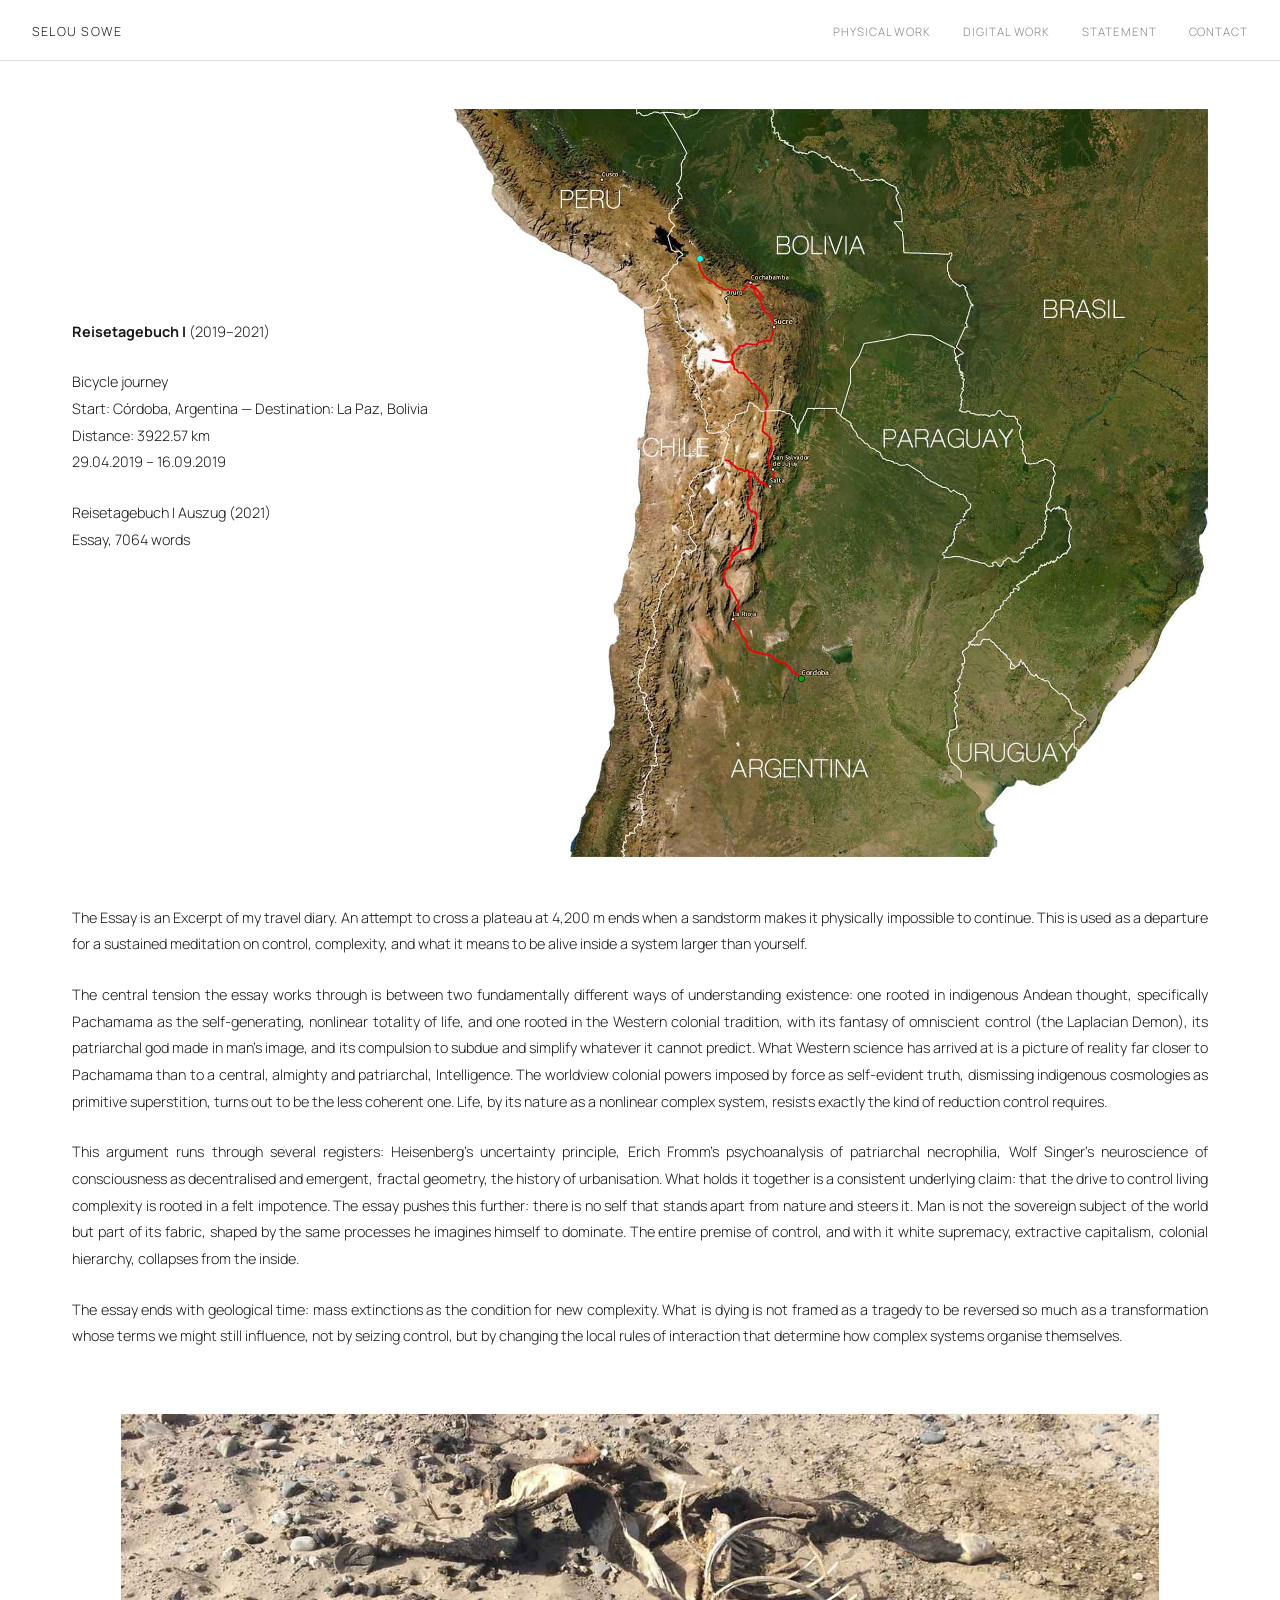
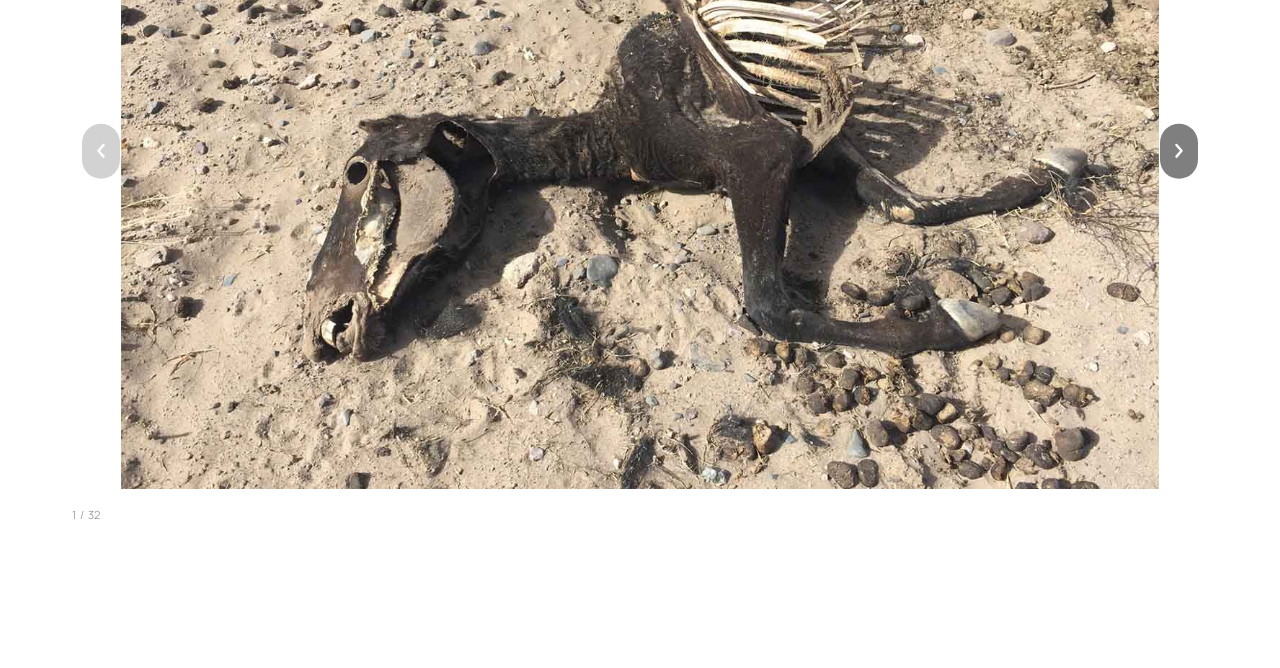
<file: project.html>
<!DOCTYPE html>
<html lang="en">
<head>
  <meta charset="UTF-8">
  <meta name="viewport" content="width=device-width, initial-scale=1.0">
  <title>Reisetagebuch I — Selou Sowe</title>
  <meta name="description" content="Reisetagebuch I by Selou Sowe. A 3922 km bicycle journey from Córdoba, Argentina to La Paz, Bolivia (2019). Essay and photographs published 2021.">
  <link rel="canonical" href="https://selousowe.com/project.html">

  <!-- Open Graph -->
  <meta property="og:type" content="article">
  <meta property="og:url" content="https://selousowe.com/project.html">
  <meta property="og:site_name" content="Selou Sowe">
  <meta property="og:title" content="Reisetagebuch I — Selou Sowe">
  <meta property="og:description" content="Reisetagebuch I by Selou Sowe. A 3922 km bicycle journey from Córdoba, Argentina to La Paz, Bolivia (2019). Essay and photographs published 2021.">
  <meta property="og:image" content="https://selousowe.com/horse.jpg">

  <!-- Twitter Card -->
  <meta name="twitter:card" content="summary_large_image">
  <meta name="twitter:title" content="Reisetagebuch I — Selou Sowe">
  <meta name="twitter:description" content="Reisetagebuch I by Selou Sowe. A 3922 km bicycle journey from Córdoba, Argentina to La Paz, Bolivia (2019). Essay and photographs published 2021.">
  <meta name="twitter:image" content="https://selousowe.com/horse.jpg">

  <!-- Fonts -->
  <link rel="preconnect" href="https://fonts.googleapis.com">
  <link rel="preconnect" href="https://fonts.gstatic.com" crossorigin>
  <link rel="stylesheet" href="https://fonts.googleapis.com/css2?family=Manrope:wght@200;300;400&display=swap">

  <link rel="stylesheet" href="stylesEM.css">

  <!-- Structured data -->
  <script type="application/ld+json">
  {
    "@context": "https://schema.org",
    "@type": "CreativeWork",
    "name": "Reisetagebuch I",
    "author": {
      "@type": "Person",
      "name": "Selou Sowe",
      "url": "https://selousowe.com"
    },
    "dateCreated": "2019",
    "datePublished": "2021",
    "url": "https://selousowe.com/project.html",
    "description": "A 3922.57 km bicycle journey from Córdoba, Argentina to La Paz, Bolivia, documented in 32 photographs and a 7064-word essay exploring control, complexity, indigenous Andean thought (Pachamama), and the limits of Western colonial worldviews.",
    "genre": ["Essay", "Travel Documentation", "Photography"],
    "spatialCoverage": "South America — Argentina, Bolivia"
  }
  </script>
</head>
<body class="project-page">

  <nav class="site-nav">
    <a class="home-link" href="index.html">Selou Sowe</a>
    <ul>
      <li><a href="physicalwork.html">Physical Work</a></li>
      <li><a href="digitalwork.html">Digital Work</a></li>
      <li><a href="statement.html">Statement</a></li>
      <li><a href="contact.html">Contact</a></li>
    </ul>
  </nav>

  <main class="page-content">

    <div class="project-intro">
      <img src="RT .jpg" alt="Route map — Córdoba to La Paz" fetchpriority="high" decoding="async">
      <div class="project-meta">
        <p><strong>Reisetagebuch I</strong> (2019–2021)</p>
        <p>Bicycle journey<br>
          Start: Córdoba, Argentina — Destination: La Paz, Bolivia<br>
          Distance: 3922.57 km<br>
          29.04.2019 – 16.09.2019</p>
        <p>Reisetagebuch I Auszug (2021)<br>Essay, 7064 words</p>
      </div>
    </div>

    <div class="project-description">
      <p>The Essay is an Excerpt of my travel diary. An attempt to cross a plateau at 4,200 m ends when a sandstorm makes it physically impossible to continue. This is used as a departure for a sustained meditation on control, complexity, and what it means to be alive inside a system larger than yourself.</p>
      <p>The central tension the essay works through is between two fundamentally different ways of understanding existence: one rooted in indigenous Andean thought, specifically Pachamama as the self-generating, nonlinear totality of life, and one rooted in the Western colonial tradition, with its fantasy of omniscient control (the Laplacian Demon), its patriarchal god made in man's image, and its compulsion to subdue and simplify whatever it cannot predict. What Western science has arrived at is a picture of reality far closer to Pachamama than to a central, almighty and patriarchal, Intelligence. The worldview colonial powers imposed by force as self-evident truth, dismissing indigenous cosmologies as primitive superstition, turns out to be the less coherent one. Life, by its nature as a nonlinear complex system, resists exactly the kind of reduction control requires.</p>
      <p>This argument runs through several registers: Heisenberg's uncertainty principle, Erich Fromm's psychoanalysis of patriarchal necrophilia, Wolf Singer's neuroscience of consciousness as decentralised and emergent, fractal geometry, the history of urbanisation. What holds it together is a consistent underlying claim: that the drive to control living complexity is rooted in a felt impotence. The essay pushes this further: there is no self that stands apart from nature and steers it. Man is not the sovereign subject of the world but part of its fabric, shaped by the same processes he imagines himself to dominate. The entire premise of control, and with it white supremacy, extractive capitalism, colonial hierarchy, collapses from the inside.</p>
      <p>The essay ends with geological time: mass extinctions as the condition for new complexity. What is dying is not framed as a tragedy to be reversed so much as a transformation whose terms we might still influence, not by seizing control, but by changing the local rules of interaction that determine how complex systems organise themselves.</p>
    </div>

    <div class="project-slider">
      <div class="slider-wrapper">
        <div class="slider-viewport">
          <div class="slider-track">

            <div class="slide slide-solo">
              <figure class="slide-figure">
                <img src="horse.jpg" alt="Reisetagebuch I — journey photograph, Selou Sowe" decoding="async">
              </figure>
            </div>

            <div class="slide slide-solo">
              <figure class="slide-figure">
                <img src="coral.jpg" alt="Reisetagebuch I — journey photograph, Selou Sowe" loading="lazy" decoding="async">
              </figure>
            </div>

            <div class="slide slide-solo">
              <figure class="slide-figure">
                <img src="monument.jpg" alt="Reisetagebuch I — journey photograph, Selou Sowe" loading="lazy" decoding="async">
              </figure>
            </div>

            <div class="slide slide-solo">
              <figure class="slide-figure">
                <img src="det1.jpg" alt="Reisetagebuch I — journey photograph, Selou Sowe" loading="lazy" decoding="async">
              </figure>
            </div>

            <div class="slide slide-solo">
              <figure class="slide-figure">
                <img src="saulen.jpg" alt="Reisetagebuch I — journey photograph, Selou Sowe" loading="lazy" decoding="async">
              </figure>
            </div>

            <div class="slide slide-solo">
              <figure class="slide-figure">
                <img src="Reisetagebuch I2.JPG" alt="Reisetagebuch I — journey photograph, Selou Sowe" loading="lazy" decoding="async">
              </figure>
            </div>

            <div class="slide slide-solo">
              <figure class="slide-figure">
                <img src="Reisetagebuch I3.JPG" alt="Reisetagebuch I — journey photograph, Selou Sowe" loading="lazy" decoding="async">
              </figure>
            </div>

            <div class="slide slide-solo">
              <figure class="slide-figure">
                <img src="Reisetagebuch I4.JPG" alt="Reisetagebuch I — journey photograph, Selou Sowe" loading="lazy" decoding="async">
              </figure>
            </div>

            <div class="slide slide-solo">
              <figure class="slide-figure">
                <img src="Reisetagebuch I5.png" alt="Reisetagebuch I — journey photograph, Selou Sowe" loading="lazy" decoding="async">
              </figure>
            </div>

            <div class="slide slide-solo">
              <figure class="slide-figure">
                <img src="Reisetagebuch I6.png" alt="Reisetagebuch I — journey photograph, Selou Sowe" loading="lazy" decoding="async">
              </figure>
            </div>

            <div class="slide slide-solo">
              <figure class="slide-figure">
                <img src="Reisetagebuch I7.png" alt="Reisetagebuch I — journey photograph, Selou Sowe" loading="lazy" decoding="async">
              </figure>
            </div>

            <div class="slide slide-solo">
              <figure class="slide-figure">
                <img src="Reisetagebuch I11.png" alt="Reisetagebuch I — journey photograph, Selou Sowe" loading="lazy" decoding="async">
              </figure>
            </div>

            <div class="slide slide-solo">
              <figure class="slide-figure">
                <img src="Reisetagebuch I12.png" alt="Reisetagebuch I — journey photograph, Selou Sowe" loading="lazy" decoding="async">
              </figure>
            </div>

            <div class="slide slide-solo">
              <figure class="slide-figure">
                <img src="Reisetagebuch I13.png" alt="Reisetagebuch I — journey photograph, Selou Sowe" loading="lazy" decoding="async">
              </figure>
            </div>

            <div class="slide slide-solo">
              <figure class="slide-figure">
                <img src="Reisetagebuch I16.png" alt="Reisetagebuch I — journey photograph, Selou Sowe" loading="lazy" decoding="async">
              </figure>
            </div>

            <div class="slide slide-solo">
              <figure class="slide-figure">
                <img src="Reisetagebuch I17.png" alt="Reisetagebuch I — journey photograph, Selou Sowe" loading="lazy" decoding="async">
              </figure>
            </div>

            <div class="slide slide-solo">
              <figure class="slide-figure">
                <img src="Reisetagebuch I18.png" alt="Reisetagebuch I — journey photograph, Selou Sowe" loading="lazy" decoding="async">
              </figure>
            </div>

            <div class="slide slide-solo">
              <figure class="slide-figure">
                <img src="Reisetagebuch I19.png" alt="Reisetagebuch I — journey photograph, Selou Sowe" loading="lazy" decoding="async">
              </figure>
            </div>

            <div class="slide slide-solo">
              <figure class="slide-figure">
                <img src="Reisetagebuch I20.png" alt="Reisetagebuch I — journey photograph, Selou Sowe" loading="lazy" decoding="async">
              </figure>
            </div>

            <div class="slide slide-solo">
              <figure class="slide-figure">
                <img src="Reisetagebuch I21.png" alt="Reisetagebuch I — journey photograph, Selou Sowe" loading="lazy" decoding="async">
              </figure>
            </div>

            <div class="slide slide-solo">
              <figure class="slide-figure">
                <img src="Reisetagebuch I22.png" alt="Reisetagebuch I — journey photograph, Selou Sowe" loading="lazy" decoding="async">
              </figure>
            </div>

            <div class="slide slide-solo">
              <figure class="slide-figure">
                <img src="Reisetagebuch I23.png" alt="Reisetagebuch I — journey photograph, Selou Sowe" loading="lazy" decoding="async">
              </figure>
            </div>

            <div class="slide slide-solo">
              <figure class="slide-figure">
                <img src="Reisetagebuch I24.png" alt="Reisetagebuch I — journey photograph, Selou Sowe" loading="lazy" decoding="async">
              </figure>
            </div>

            <div class="slide slide-solo">
              <figure class="slide-figure">
                <img src="Reisetagebuch I25.png" alt="Reisetagebuch I — journey photograph, Selou Sowe" loading="lazy" decoding="async">
              </figure>
            </div>

            <div class="slide slide-solo">
              <figure class="slide-figure">
                <img src="Reisetagebuch I26.png" alt="Reisetagebuch I — journey photograph, Selou Sowe" loading="lazy" decoding="async">
              </figure>
            </div>

            <div class="slide slide-solo">
              <figure class="slide-figure">
                <img src="Reisetagebuch I27.png" alt="Reisetagebuch I — journey photograph, Selou Sowe" loading="lazy" decoding="async">
              </figure>
            </div>

            <div class="slide slide-solo">
              <figure class="slide-figure">
                <img src="Reisetagebuch I28.png" alt="Reisetagebuch I — journey photograph, Selou Sowe" loading="lazy" decoding="async">
              </figure>
            </div>

            <div class="slide slide-solo">
              <figure class="slide-figure">
                <img src="Reisetagebuch I29.png" alt="Reisetagebuch I — journey photograph, Selou Sowe" loading="lazy" decoding="async">
              </figure>
            </div>

            <div class="slide slide-solo">
              <figure class="slide-figure">
                <img src="Reisetagebuch I30.png" alt="Reisetagebuch I — journey photograph, Selou Sowe" loading="lazy" decoding="async">
              </figure>
            </div>

            <div class="slide slide-solo">
              <figure class="slide-figure">
                <img src="Reisetagebuch I31.png" alt="Reisetagebuch I — journey photograph, Selou Sowe" loading="lazy" decoding="async">
              </figure>
            </div>

            <div class="slide slide-solo">
              <figure class="slide-figure">
                <img src="Reisetagebuch I32.png" alt="Reisetagebuch I — journey photograph, Selou Sowe" loading="lazy" decoding="async">
              </figure>
            </div>

            <div class="slide slide-solo">
              <figure class="slide-figure">
                <img src="Reisetagebuch I33.png" alt="Reisetagebuch I — journey photograph, Selou Sowe" loading="lazy" decoding="async">
              </figure>
            </div>


          </div><!-- /.slider-track -->
        </div><!-- /.slider-viewport -->

        <button class="slider-prev" aria-label="Previous slide">
          <svg viewBox="0 0 24 24" width="20" height="20" fill="none" stroke="currentColor" stroke-width="3" stroke-linecap="round" stroke-linejoin="round"><polyline points="15,5 9,12 15,19"/></svg>
        </button>
        <button class="slider-next" aria-label="Next slide">
          <svg viewBox="0 0 24 24" width="20" height="20" fill="none" stroke="currentColor" stroke-width="3" stroke-linecap="round" stroke-linejoin="round"><polyline points="9,5 15,12 9,19"/></svg>
        </button>
      </div><!-- /.slider-wrapper -->

      <div class="slider-footer">
        <span class="slider-counter">1 / 32</span>
      </div>
    </div><!-- /.project-slider -->

  </main>

  <script>
    (function () {
      const track = document.querySelector('.project-slider .slider-track');
      if (!track) return;
      const slides = track.querySelectorAll('.slide');
      const prevBtn = document.querySelector('.project-slider .slider-prev');
      const nextBtn = document.querySelector('.project-slider .slider-next');
      const counter = document.querySelector('.project-slider .slider-counter');
      const total = slides.length;
      let current = 0;

      function update() {
        track.style.transform = `translateX(-${current * 100}%)`;
        counter.textContent = `${current + 1} / ${total}`;
        prevBtn.disabled = current === 0;
        nextBtn.disabled = current === total - 1;
      }

      prevBtn.addEventListener('click', () => { if (current > 0) { current--; update(); } });
      nextBtn.addEventListener('click', () => { if (current < total - 1) { current++; update(); } });

      update();

      // Cap all slide images to the rendered height of the first image
      const firstImg = slides[0] && slides[0].querySelector('img');
      if (firstImg) {
        function applyHeightCap() {
          const h = firstImg.offsetHeight;
          if (h <= 0) return;
          slides.forEach(slide => {
            const img = slide.querySelector('img');
            if (img) img.style.maxHeight = h + 'px';
          });
        }
        if (firstImg.complete && firstImg.naturalHeight > 0) {
          applyHeightCap();
        } else {
          firstImg.addEventListener('load', applyHeightCap);
        }
        let resizeTimer;
        window.addEventListener('resize', () => {
          clearTimeout(resizeTimer);
          resizeTimer = setTimeout(applyHeightCap, 150);
        });
      }
    })();
  </script>

</body>
</html>
</file>
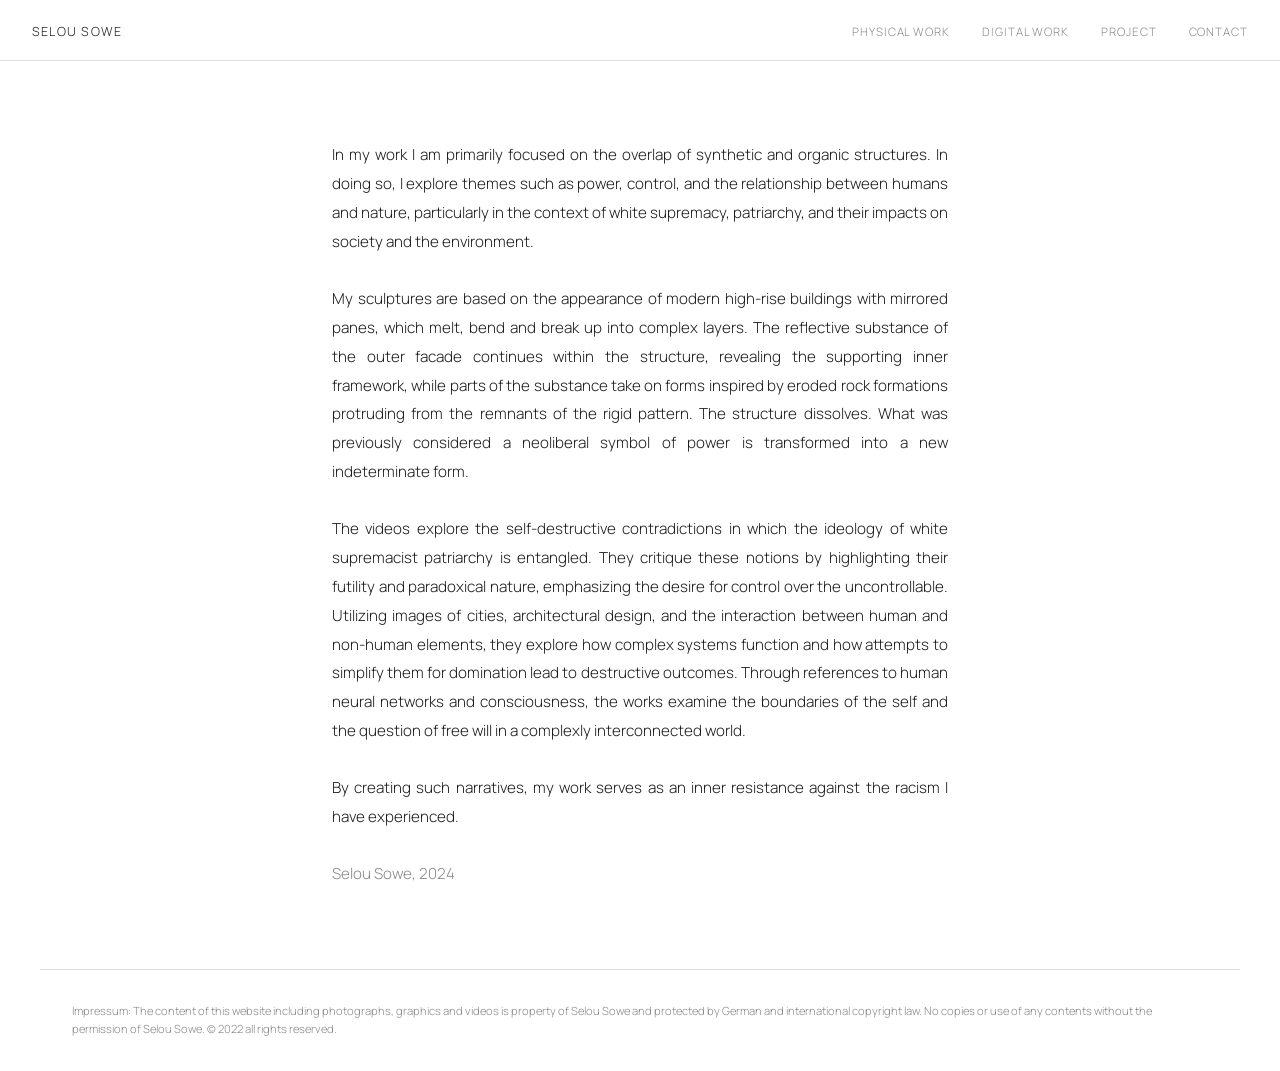
<file: statement.html>
<!DOCTYPE html>
<html lang="en">
<head>
  <meta charset="UTF-8">
  <meta name="viewport" content="width=device-width, initial-scale=1.0">
  <title>Statement — Selou Sowe</title>
  <meta name="description" content="Artistic statement by Selou Sowe.">
  <link rel="canonical" href="https://selousowe.com/statement.html">

  <!-- Open Graph -->
  <meta property="og:type" content="article">
  <meta property="og:url" content="https://selousowe.com/statement.html">
  <meta property="og:site_name" content="Selou Sowe">
  <meta property="og:title" content="Statement — Selou Sowe">
  <meta property="og:description" content="Artistic statement by Selou Sowe.">

  <!-- Twitter Card -->
  <meta name="twitter:card" content="summary">
  <meta name="twitter:title" content="Statement — Selou Sowe">
  <meta name="twitter:description" content="Artistic statement by Selou Sowe.">

  <!-- Fonts -->
  <link rel="preconnect" href="https://fonts.googleapis.com">
  <link rel="preconnect" href="https://fonts.gstatic.com" crossorigin>
  <link rel="stylesheet" href="https://fonts.googleapis.com/css2?family=Manrope:wght@200;300;400&display=swap">

  <link rel="stylesheet" href="stylesEM.css">

  <!-- Structured data -->
  <script type="application/ld+json">
  {
    "@context": "https://schema.org",
    "@type": "Article",
    "headline": "Artistic Statement — Selou Sowe",
    "author": {
      "@type": "Person",
      "name": "Selou Sowe",
      "url": "https://selousowe.com"
    },
    "datePublished": "2024",
    "url": "https://selousowe.com/statement.html",
    "description": "Selou Sowe's artistic statement exploring the overlap of synthetic and organic structures, power, control, and resistance against racism.",
    "about": {
      "@type": "Person",
      "name": "Selou Sowe"
    }
  }
  </script>
</head>
<body>

  <nav class="site-nav">
    <a class="home-link" href="index.html">Selou Sowe</a>
    <ul>
      <li><a href="physicalwork.html">Physical Work</a></li>
      <li><a href="digitalwork.html">Digital Work</a></li>
      <li><a href="project.html">Project</a></li>
      <li><a href="contact.html">Contact</a></li>
    </ul>
  </nav>

  <main class="statement-content">
    <p>In my work I am primarily focused on the overlap of synthetic and organic structures. In doing so, I explore themes such as power, control, and the relationship between humans and nature, particularly in the context of white supremacy, patriarchy, and their impacts on society and the environment.</p>

    <p>My sculptures are based on the appearance of modern high-rise buildings with mirrored panes, which melt, bend and break up into complex layers. The reflective substance of the outer facade continues within the structure, revealing the supporting inner framework, while parts of the substance take on forms inspired by eroded rock formations protruding from the remnants of the rigid pattern. The structure dissolves. What was previously considered a neoliberal symbol of power is transformed into a new indeterminate form.</p>

    <p>The videos explore the self-destructive contradictions in which the ideology of white supremacist patriarchy is entangled. They critique these notions by highlighting their futility and paradoxical nature, emphasizing the desire for control over the uncontrollable. Utilizing images of cities, architectural design, and the interaction between human and non-human elements, they explore how complex systems function and how attempts to simplify them for domination lead to destructive outcomes. Through references to human neural networks and consciousness, the works examine the boundaries of the self and the question of free will in a complexly interconnected world.</p>

    <p>By creating such narratives, my work serves as an inner resistance against the racism I have experienced.</p>

    <p>Selou Sowe, 2024</p>
  </main>

  <footer class="page-footer">
    <p>Impressum: The content of this website including photographs, graphics and videos is property of Selou Sowe and protected by German and international copyright law. No copies or use of any contents without the permission of Selou Sowe. &copy; 2022 all rights reserved.</p>
  </footer>

</body>
</html>
</file>
<file: stylesEM.css>
/* Google Fonts loaded via <link> tags in HTML for better performance */

*, *::before, *::after {
  box-sizing: border-box;
  margin: 0;
  padding: 0;
}

:root {
  --text: #1a1a1a;
  --muted: #888;
  --border: #e0e0e0;
  --bg: #ffffff;
  --max-w: 1200px;
  --pad: 2rem;
}

html {
  font-family: 'Manrope', sans-serif;
  font-weight: 300;
  color: var(--text);
  background: var(--bg);
  -webkit-font-smoothing: antialiased;
}

body {
  min-height: 100vh;
}

ul { list-style: none; }

a {
  color: inherit;
  text-decoration: none;
}

a:hover { color: chartreuse; }

img {
  display: block;
  max-width: 100%;
  height: auto;
}


/* ── Index ───────────────────────────────────────────────── */

.index-page {
  display: flex;
  flex-direction: column;
  min-height: 100vh;
  padding: var(--pad);
}

.index-header {
  flex: 1;
  display: flex;
  flex-direction: column;
  align-items: center;
  justify-content: center;
  text-align: center;
  padding: 2rem 0;
}

/* Vertical stream — scrolls upward on the left */
.title-stream {
  position: fixed;
  left: 0;
  top: 0;
  width: auto;
  height: 100vh;
  overflow: hidden;
  pointer-events: none;
  z-index: 10;
}

.title-scroll {
  display: flex;
  flex-direction: column;
  animation: stream-up 40s linear infinite;
}

.index-title {
  display: block;
  writing-mode: vertical-rl;
  transform: rotate(180deg);
  font-size: 1rem;
  font-weight: 300;
  letter-spacing: 0.15em;
  color: var(--text);
  padding: 1.5rem 0.75rem;
  white-space: nowrap;
  text-transform: lowercase;
}

/* translateY(-50%) = shift up by exactly one set (10 items), then snap back */
@keyframes stream-up {
  from { transform: translateY(0); }
  to   { transform: translateY(-50%); }
}

.sr-only {
  position: absolute;
  width: 1px; height: 1px;
  overflow: hidden;
  clip: rect(0,0,0,0);
  white-space: nowrap;
}

/* Orbit: SVG ring with gif overlaid in the centre */
.index-orbit {
  position: relative;
  width: 680px;
  max-width: 90vw;
}

.orbit-svg {
  display: block;
  width: 100%;
  height: auto;
  animation: orbit-spin 65s linear infinite;
  transform-origin: center center;
}

.index-orbit:hover .orbit-svg {
  animation-play-state: paused;
}

@keyframes orbit-spin {
  from { transform: rotate(0deg); }
  to   { transform: rotate(360deg); }
}

/* SVG text styling */
.orbit-svg a text {
  font-family: 'Manrope', sans-serif;
  font-size: 20px;
  font-weight: 300;
  letter-spacing: 2px;
  fill: #666;
  transition: fill 0.2s;
  cursor: pointer;
}

.orbit-svg a:hover text { fill: chartreuse; }

.index-gif {
  position: absolute;
  top: 50%;
  left: 50%;
  transform: translate(-50%, -50%);
  width: 42%;
  height: auto;
  pointer-events: none;
}

.index-footer {
  text-align: center;
  font-size: 0.72rem;
  color: var(--muted);
  padding: 1.5rem 0 0.5rem;
  letter-spacing: 0.04em;
}

.index-footer a { color: var(--muted); }
.index-footer a:hover { color: chartreuse; }


/* ── Site Nav (inner pages) ──────────────────────────────── */

.site-nav {
  position: sticky;
  top: 0;
  z-index: 100;
  background: var(--bg);
  border-bottom: 1px solid var(--border);
  padding: 1.2rem var(--pad);
  display: flex;
  align-items: baseline;
  justify-content: space-between;
  gap: 1.5rem;
}

.site-nav .home-link {
  font-size: 0.78rem;
  letter-spacing: 0.1em;
  text-transform: uppercase;
  white-space: nowrap;
  color: var(--text);
}

.site-nav ul {
  display: flex;
  gap: 2rem;
  flex-wrap: wrap;
}

.site-nav ul a {
  font-size: 0.72rem;
  letter-spacing: 0.08em;
  text-transform: uppercase;
  color: var(--muted);
}

.site-nav ul a:hover { color: chartreuse; }


/* ── Page wrapper ────────────────────────────────────────── */

.page-content {
  max-width: var(--max-w);
  margin: 0 auto;
  padding: 4rem var(--pad) 6rem;
}


/* ── Work pages (physical / digital) ────────────────────── */

.work-section {
  margin-bottom: 7rem;
}

.work-section:last-child {
  margin-bottom: 0;
}

.work-image {
  margin-bottom: 1rem;
}

.work-section-title {
  font-size: 0.8rem;
  font-weight: 400;
  letter-spacing: 0.06em;
  text-transform: uppercase;
  margin-bottom: 0.5rem;
}

.work-caption {
  font-size: 0.82rem;
  color: var(--muted);
  line-height: 1.65;
  margin-bottom: 2rem;
  max-width: 80ch;
}

.work-text {
  font-size: 0.95rem;
  line-height: 1.85;
  color: var(--text);
  max-width: 70ch;
  margin-bottom: 2.5rem;
  text-align: justify;
}

.work-text a:hover { color: chartreuse; }

.work-grid {
  display: grid;
  grid-template-columns: 1fr 1fr;
  gap: 1rem;
  margin-bottom: 1rem;
}

@media (max-width: 600px) {
  .work-grid { grid-template-columns: 1fr; }
  .work-grid-2 { grid-template-columns: 1fr; }
}

.video-wrap {
  position: relative;
  padding-bottom: 56.25%;
  height: 0;
  margin-bottom: 2.5rem;
}

.video-wrap iframe {
  position: absolute;
  inset: 0;
  width: 100%;
  height: 100%;
  border: none;
}

.gif-overlay-wrap {
  position: relative;
  display: block;
  margin-bottom: 2.5rem;
}

.gif-overlay-wrap > img:first-child {
  display: block;
  width: 100%;
  height: auto;
}

.gif-float {
  position: absolute;
  top: 1rem;
  left: 1rem;
  width: 20%;
  height: auto;
  pointer-events: none;
}

/* When the image has shrunk to roughly half its desktop size,
   move the gif above the image instead */
@media (max-width: 640px) {
  .gif-overlay-wrap {
    display: flex;
    flex-direction: column;
  }

  .gif-float {
    position: static;
    order: -1;
    width: 25%;
    margin-bottom: 0.75rem;
  }
}


/* ── Digital Work — dark theme ───────────────────────────── */

.digital-page {
  background: #111;
  color: #d8d8d8;
}

.digital-page .site-nav {
  background: #111;
  border-bottom-color: #333;
}

.digital-page .home-link { color: #d8d8d8; }

.digital-page .site-nav ul a { color: #777; }
.digital-page .site-nav ul a:hover { color: chartreuse; }

.digital-page .work-section-title { color: #d8d8d8; }
.digital-page .work-caption { color: #aaa; }
.digital-page .work-caption a { color: #aaa; }
.digital-page .work-caption a:hover { color: chartreuse; }

.digital-page .work-text { color: #d8d8d8; max-width: none; }
.digital-page .work-caption { max-width: none; }
.digital-page .work-text a:hover { color: chartreuse; }

.digital-page .work-cover-bar { border-bottom-color: #333; }
.digital-page .work-cover-title { color: #d8d8d8; }
.digital-page .work-expand-label { color: #999; }
.digital-page .work-cover:hover .work-expand-label { color: #d8d8d8; }
.digital-page .work-close-btn { color: #666; }
.digital-page .work-close-btn:hover { color: #d8d8d8; }

.digital-page .work-section + .work-section { border-top-color: #333; }

/* Keep gif-float unaffected by work-cover-figure img styles */
.work-cover-figure .gif-float {
  position: absolute;
  top: 1rem;
  left: 1rem;
  width: 20%;
  height: auto;
  max-height: none;
  object-fit: initial;
  pointer-events: none;
}


/* ── Project ─────────────────────────────────────────────── */

.project-page .page-content {
  padding-top: 3rem;
}

.project-intro {
  position: relative;
  margin-bottom: 3rem;
}

.project-intro > img {
  display: block;
  width: 70%;
  height: auto;
  margin-left: auto;
}

.project-meta {
  position: absolute;
  top: 28%;
  left: 0;
  width: 34%;
}

.project-meta p {
  font-size: 0.9rem;
  line-height: 1.85;
  margin-bottom: 1.5rem;
  color: var(--text);
}

.project-meta p:last-child {
  margin-bottom: 0;
}

.project-description {
  margin-bottom: 4rem;
}

.project-description p {
  font-size: 0.9rem;
  line-height: 1.85;
  margin-bottom: 1.5rem;
  color: var(--text);
  text-align: justify;
}

.project-description p:last-child {
  margin-bottom: 0;
}

.project-slider {
  margin-bottom: 3rem;
}

.project-slider .slide-solo .slide-figure img,
#tmdh .slide-figure img,
.sotgw-slider .slide-figure img {
  width: 100%;
  height: auto;
  max-height: 75vh;
  object-fit: unset;
}


.project-slider .slider-prev,
.project-slider .slider-next {
  top: 50%;
  background: rgba(0, 0, 0, 0.5);
  width: 2.4rem;
  height: 3.4rem;
}

.project-slider .slider-prev:hover,
.project-slider .slider-next:hover {
  background: rgba(0, 0, 0, 0.75);
}


/* ── Statement ───────────────────────────────────────────── */

.statement-content {
  max-width: 68ch;
  margin: 0 auto;
  padding: 5rem var(--pad);
}

.statement-content p {
  font-size: 0.95rem;
  line-height: 1.9;
  color: var(--text);
  margin-bottom: 1.75rem;
  text-align: justify;
}

.statement-content p:last-child {
  color: var(--muted);
  margin-bottom: 0;
}


/* ── Contact ─────────────────────────────────────────────── */

.contact-page {
  display: flex;
  flex-direction: column;
}

.contact-content {
  flex: 1;
  display: flex;
  align-items: center;
  justify-content: center;
  padding: 2rem var(--pad);
}

.contact-items {
  display: flex;
  flex-direction: column;
  align-items: center;
  gap: 1.4rem;
}

.contact-icons {
  display: flex;
  justify-content: space-between;
  align-items: center;
  width: 100%;
}

.contact-icon-link {
  display: flex;
  color: var(--text);
  transition: color 0.2s ease;
}

.contact-icon-link:hover {
  color: chartreuse;
}

.contact-icon-link svg {
  height: 5rem;
  width: auto;
  display: block;
}

.portfolio-btn {
  display: block;
  width: 100%;
  text-align: center;
  padding: 0.5rem 0.85rem;
  border: 1px solid var(--text);
  font-family: 'Manrope', sans-serif;
  font-size: 0.72rem;
  font-weight: 300;
  letter-spacing: 0.14em;
  text-transform: uppercase;
  color: var(--text);
  text-decoration: none;
  transition: background 0.25s ease, color 0.25s ease, border-color 0.25s ease;
}

.portfolio-btn:hover {
  background: chartreuse;
  border-color: chartreuse;
  color: #1a1a1a;
}


/* ── Page footer ─────────────────────────────────────────── */

.page-footer {
  border-top: 1px solid var(--border);
  padding: 2rem var(--pad);
  font-size: 0.7rem;
  color: var(--muted);
  line-height: 1.65;
  max-width: var(--max-w);
  margin: 0 auto;
}


/* ── Collapsible work sections ───────────────────────────── */

.work-cover {
  cursor: pointer;
  display: block;
  outline: none;
}

.work-cover-figure {
  margin-bottom: 0.75rem;
}

.work-cover-figure img {
  display: block;
  width: 100%;
  height: auto;
  max-height: 80vh;
  object-fit: cover;
  object-position: center;
  transition: opacity 0.2s ease;
}

.work-cover:hover .work-cover-figure img {
  opacity: 0.93;
}

.work-cover-bar {
  display: flex;
  justify-content: space-between;
  align-items: baseline;
  padding: 0.75rem 0;
  border-bottom: 1px solid var(--border);
}

.work-cover-title {
  font-size: 0.78rem;
  font-weight: 400;
  letter-spacing: 0.08em;
  text-transform: uppercase;
  color: var(--text);
}

.work-expand-label {
  font-size: 0.68rem;
  letter-spacing: 0.1em;
  text-transform: uppercase;
  color: var(--muted);
  user-select: none;
  transition: color 0.2s ease;
}

.work-cover:hover .work-expand-label {
  color: var(--text);
}

/* Smooth expand — click only */
.work-body {
  display: grid;
  grid-template-rows: 0fr;
  transition: grid-template-rows 0.55s cubic-bezier(0.4, 0, 0.2, 1);
}

.work-body-inner {
  overflow: hidden;
  padding-top: 0;
  transition: padding-top 0.55s cubic-bezier(0.4, 0, 0.2, 1);
}

.work-section.is-open .work-body {
  grid-template-rows: 1fr;
}

.work-section.is-open .work-body-inner {
  padding-top: 2.5rem;
}

/* ── SOTGW Slider ────────────────────────────────────────── */

.sotgw-slider {
  margin-bottom: 3rem;
}

.slider-label {
  margin: 0 0 0.6rem 0;
  font-size: 0.68rem;
  letter-spacing: 0.1em;
  text-transform: uppercase;
  color: var(--muted);
  text-align: right;
}

/* Viewport clips the track; arrows sit on top */
.slider-wrapper {
  position: relative;
}

.slider-viewport {
  overflow: hidden;
}

.slider-track {
  display: flex;
  transition: transform 0.45s cubic-bezier(0.4, 0, 0.2, 1);
  will-change: transform;
  align-items: flex-start;
}

.slide {
  min-width: 100%;
  max-width: 100%;
  flex-shrink: 0;
  box-sizing: border-box;
}

.slide-pair {
  display: grid;
  grid-template-columns: 1fr 1fr;
  gap: 1.5rem;
  align-items: start;
}

.slide-solo {
  display: flex;
  justify-content: center;
}

.slide-figure {
  margin: 0;
}

/* Portrait pairs: full column width, full image visible, capped by height */
.slide-pair .slide-figure img {
  display: block;
  width: 100%;
  height: 52vh;
  object-fit: contain;
  object-position: top center;
  background: transparent;
}

/* Solo landscape: same height cap, full image visible */
.slide-solo .slide-figure img {
  display: block;
  width: 100%;
  height: 52vh;
  object-fit: contain;
  object-position: top center;
  background: transparent;
}

/* Solo full-fill: image covers the entire slider window */
.slide-fill {
  display: block;
}
.slide-fill .slide-figure {
  width: 100%;
  margin: 0;
}
.slide-fill .slide-figure img {
  display: block;
  width: 100%;
  height: 52vh;
  object-fit: cover;
  object-position: center;
  background: transparent;
}

.slide-figure figcaption {
  padding-top: 0.55rem;
}

.slide-cap-title {
  display: block;
  font-size: 0.78rem;
  color: var(--text);
  line-height: 1.5;
  margin-bottom: 0.15rem;
  text-align: justify;
}

.slide-cap-materials {
  display: block;
  font-size: 0.75rem;
  color: var(--muted);
  line-height: 1.5;
}

/* Arrows — overlaid on image area, grey oval */
.slider-prev,
.slider-next {
  position: absolute;
  top: 50%;
  transform: translateY(-50%);
  z-index: 10;
  background: rgba(130, 130, 130, 0.5);
  border: none;
  border-radius: 2rem;
  width: 2rem;
  height: 3rem;
  display: flex;
  align-items: center;
  justify-content: center;
  cursor: pointer;
  color: #fff;
  font-size: 0.85rem;
  line-height: 1;
  padding: 0;
  transition: background 0.2s ease;
  user-select: none;
}

.slider-prev { left: 0.6rem; }
.slider-next { right: 0.6rem; }

.slider-prev:hover,
.slider-next:hover {
  background: rgba(80, 80, 80, 0.7);
}

.slider-prev:disabled,
.slider-next:disabled {
  opacity: 0.35;
  cursor: default;
}

.slider-footer {
  margin-top: 0.85rem;
}

.slider-counter {
  font-size: 0.7rem;
  color: var(--muted);
  letter-spacing: 0.08em;
}

/* SOTGW slider — images match cover width and scale up */
.sotgw-slider .slide-pair .slide-figure img,
.sotgw-slider .slide-solo .slide-figure img {
  height: auto;
  max-height: 80vh;
  width: 100%;
  object-fit: cover;
  object-position: center;
}

/* Description — full width, justified */
.sotgw-description {
  border-top: 1px solid var(--border);
  padding-top: 2rem;
  max-width: none;
}

.sotgw-title {
  font-size: 1.5rem;
  font-weight: 300;
  letter-spacing: 0.04em;
  margin-bottom: 0.5rem;
}

.sotgw-description .work-text {
  max-width: none;
  text-align: justify;
  margin-bottom: 1.25rem;
}

.sotgw-description .work-text:last-child {
  margin-bottom: 0;
}

/* Separator between projects */
.work-section + .work-section {
  border-top: 1px solid var(--border);
  padding-top: 4rem;
}

/* Plain (always-visible) sections */
.work-section--plain .work-cover-figure {
  margin-bottom: 1rem;
}

/* Click-to-close button at bottom of expanded sections */
.work-close-btn {
  display: none;
  background: none;
  border: none;
  cursor: pointer;
  font-family: inherit;
  font-size: 0.68rem;
  letter-spacing: 0.1em;
  text-transform: uppercase;
  color: var(--muted);
  padding: 0;
  margin-top: 2rem;
  transition: color 0.2s ease;
}

.work-close-btn:hover {
  color: var(--text);
}

.work-section.is-open .work-close-btn {
  display: inline-block;
}

@media (max-width: 600px) {
  .slide-pair { grid-template-columns: 1fr; }
  .slide-pair .slide-figure img,
  .slide-solo .slide-figure img { height: auto; max-height: 50vh; width: 100%; }
  .slider-label { display: none; }
}

/* TMDH image layouts */
.tmdh-pair {
  display: grid;
  grid-template-columns: 1fr 1fr;
  gap: 1rem;
  margin-bottom: 1rem;
  align-items: start;
}

.tmdh-fig {
  margin: 0;
}

.tmdh-fig img {
  display: block;
  width: 100%;
  height: auto;
  max-height: 80vh;
  object-fit: contain;
  object-position: top left;
}

@media (max-width: 720px) {
  .tmdh-pair { grid-template-columns: 1fr; }
}

/* 2-column image grid for paired shots */
.work-grid-2 {
  display: grid;
  grid-template-columns: 1fr 1fr;
  gap: 1rem;
  margin-bottom: 2.5rem;
}

.work-grid-2 .work-figure {
  margin-bottom: 0;
}


/* Figures with captions */
.work-figure {
  margin: 0 0 2.5rem 0;
}

.work-figure img {
  display: block;
  width: 100%;
  height: auto;
  max-height: 80vh;
  object-fit: cover;
  object-position: center;
}

.work-figcaption {
  font-size: 0.78rem;
  color: var(--muted);
  line-height: 1.6;
  padding-top: 0.5rem;
}

.figcap-materials {
  font-size: 0.75rem;
  color: var(--muted);
}

/* Text block inside expanded area */
.work-text-block {
  padding-top: 1rem;
}

.work-text-block .work-text {
  margin-bottom: 1.25rem;
}

.work-text-block .work-text:last-child {
  margin-bottom: 2rem;
}

/* ── Responsive ──────────────────────────────────────────── */

@media (max-width: 720px) {
  :root { --pad: 1.25rem; }

  /* Title stream: horizontal band above the orbit on mobile */
  .title-stream {
    position: static;
    width: calc(100% + 2 * var(--pad));
    margin-left: calc(-1 * var(--pad));
    height: auto;
    overflow: hidden;
  }

  .title-scroll {
    flex-direction: row;
    animation: stream-left 15s linear infinite;
  }

  @keyframes stream-left {
    from { transform: translateX(0); }
    to   { transform: translateX(-50%); }
  }

  .index-title {
    writing-mode: horizontal-tb;
    transform: none;
    font-size: clamp(0.385rem, 2.45vw, 0.7rem);
    padding: 0.5rem 0.48rem;
  }

  .site-nav {
    flex-direction: column;
    gap: 0.85rem;
  }

  /* Tighter nav spacing so all items fit on one row */
  .site-nav ul {
    gap: 0.6rem;
  }

  .site-nav ul a {
    letter-spacing: 0.04em;
  }

  .project-meta {
    position: static;
    width: 100%;
    margin-bottom: 2rem;
  }

  .project-intro > img {
    width: 100%;
    margin-left: 0;
  }

  .gif-row img {
    width: 140px;
    height: 140px;
  }

  /* Half the distance between work sections on mobile */
  .work-section {
    margin-bottom: 3.5rem;
  }

  .work-section + .work-section {
    padding-top: 0.4rem;
  }

  /* Reduce gap between statement text and nav border */
  .statement-content {
    padding-top: 2rem;
  }

  /* Description/caption text ~60% of the body text size */
  .work-caption {
    font-size: 0.6rem;
  }
}
</file>
